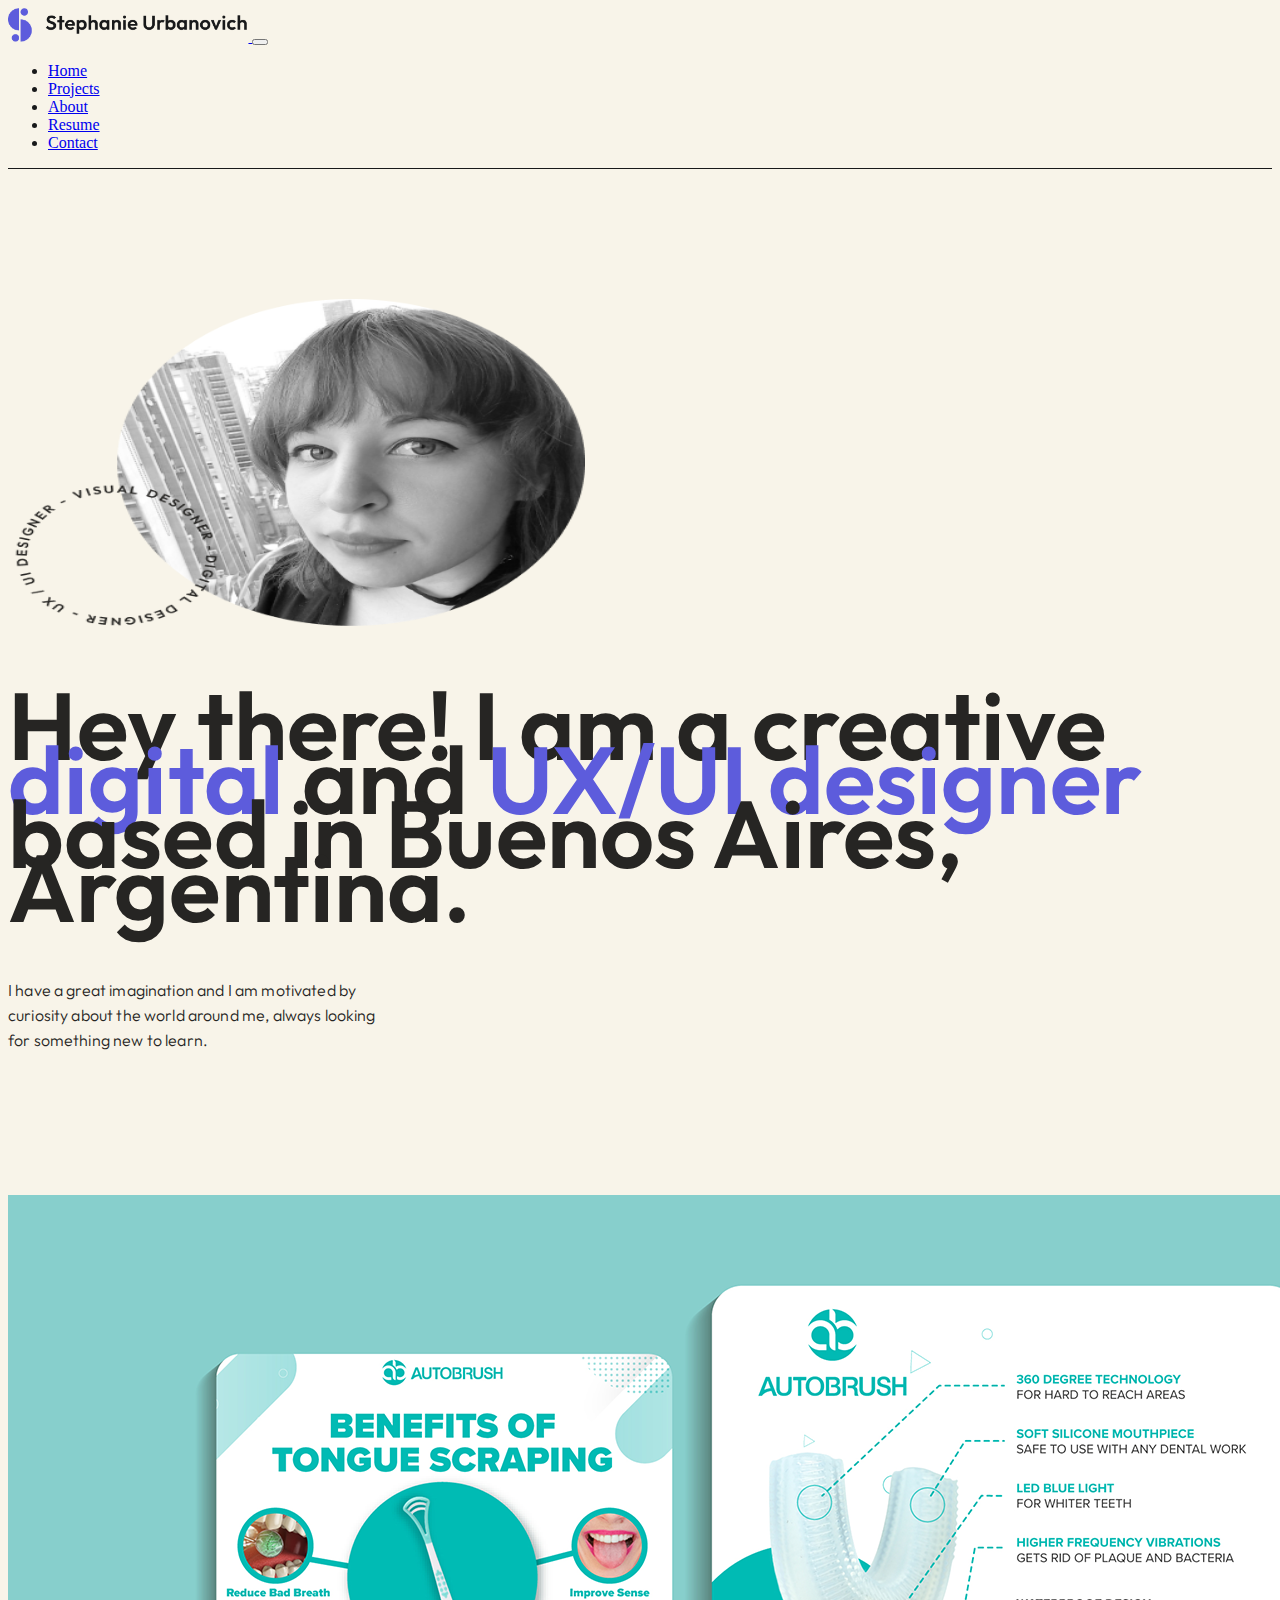
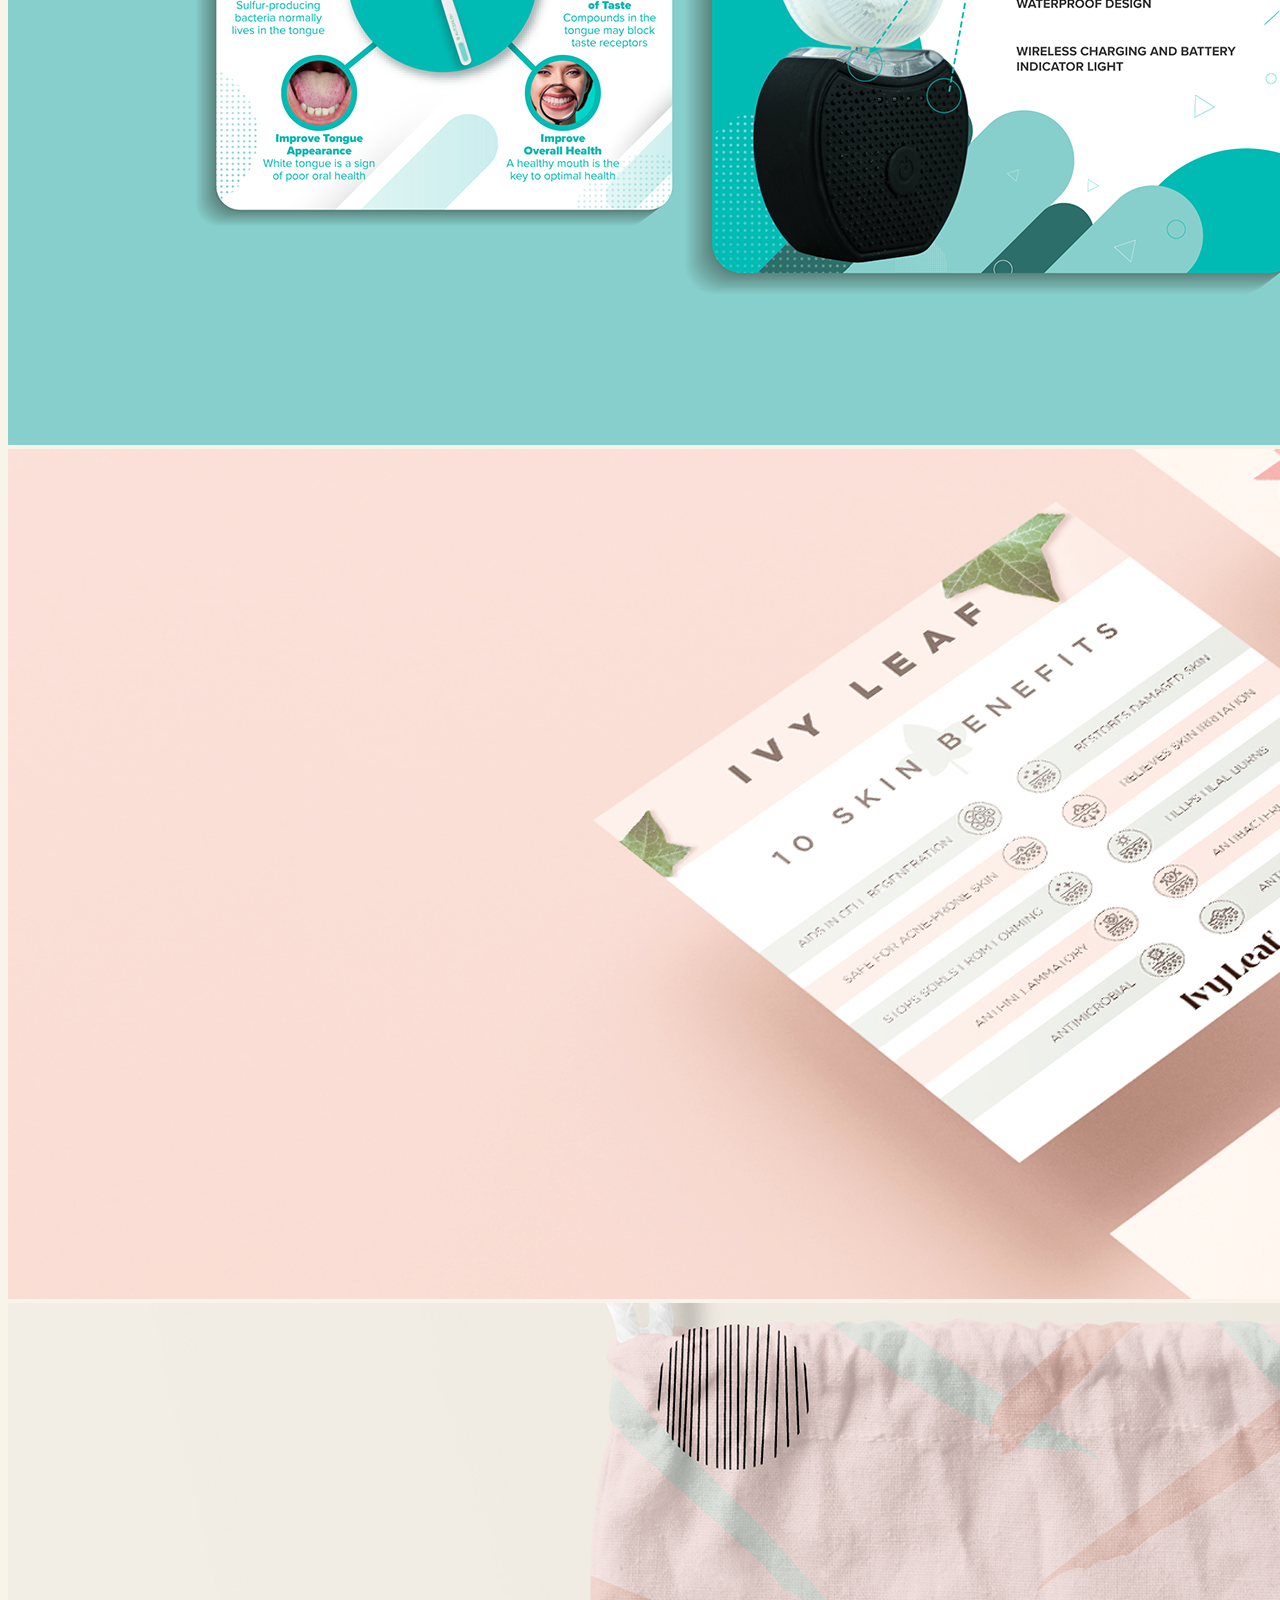
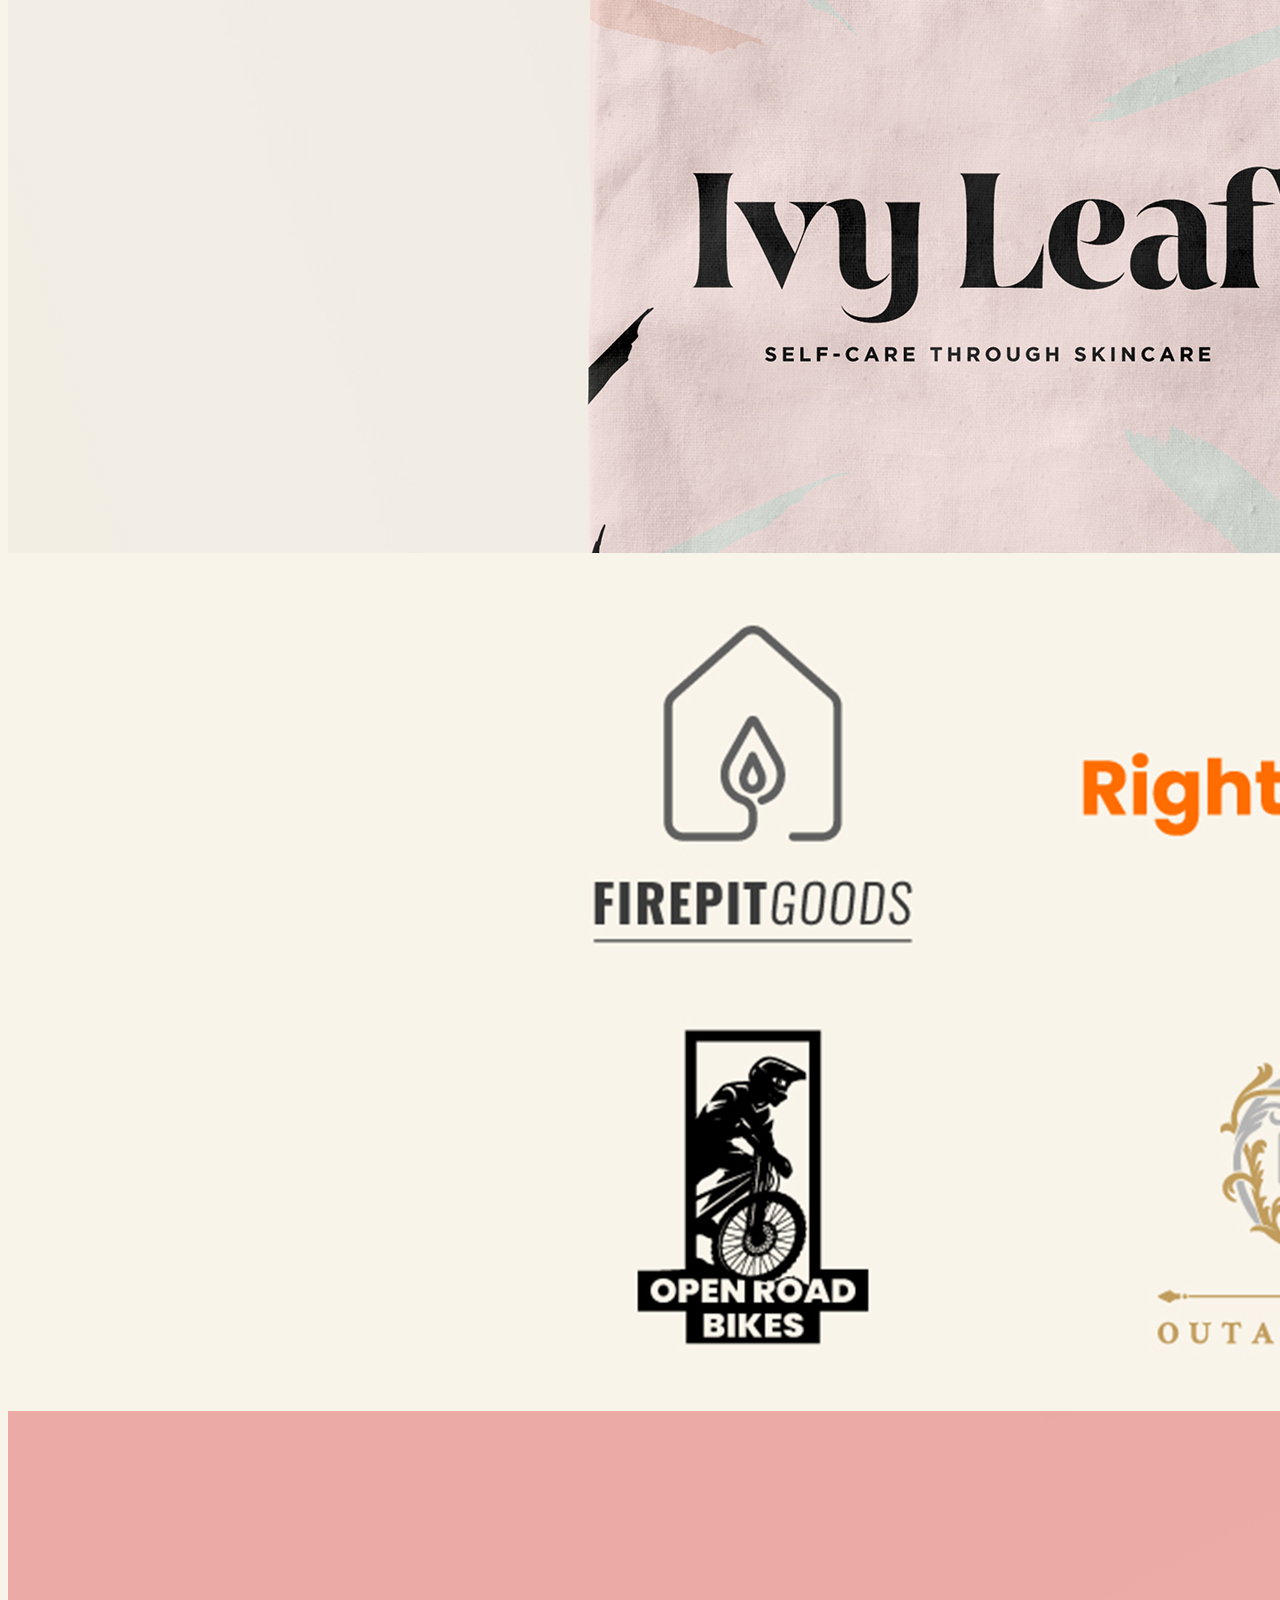
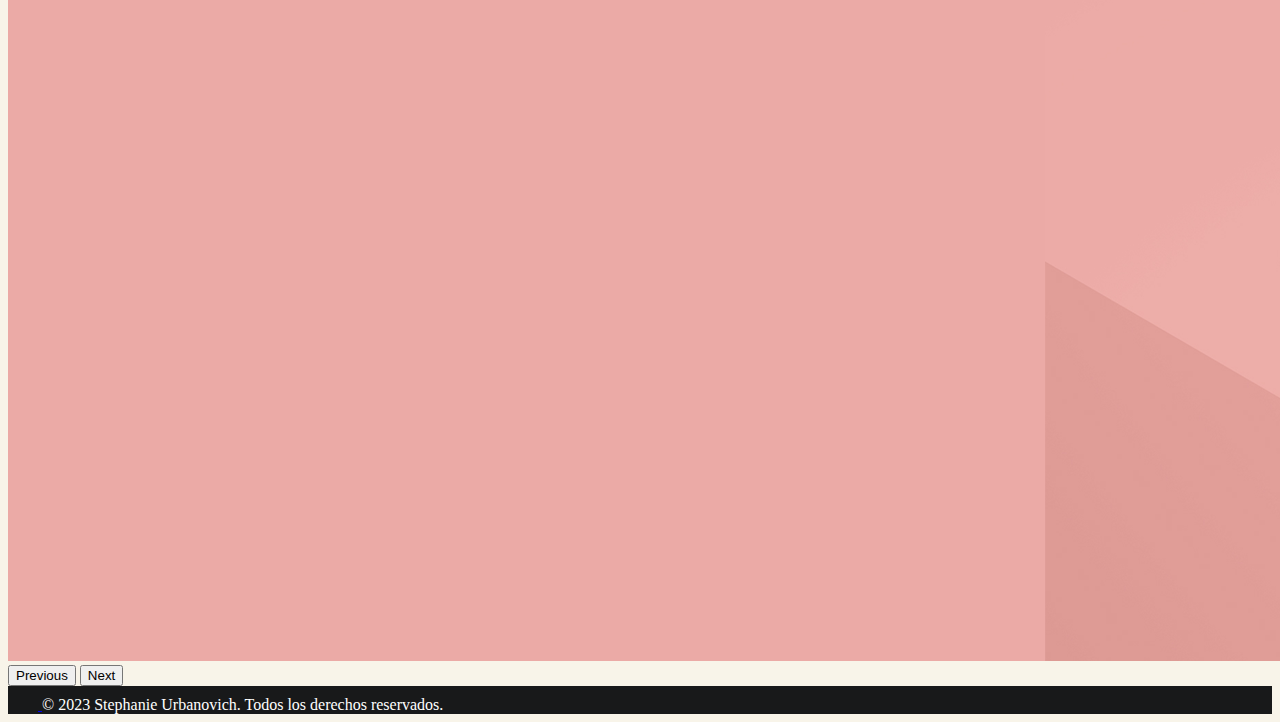
<file: index.html>
<!DOCTYPE html>
<html lang="en">

<head>
    <meta charset="UTF-8">
    <meta name="viewport" content="width=device-width, initial-scale=1.0">
    <meta name="description" content="Stephanie Urbanovich, Designer in Visual Communication focused on UX/UI design located in Buenos Aires,
    Argentina.">
    <meta name="author" content="Stephanie Urbanovich">
    <meta name="keywords"
        content="Stephanie Urbanovich, Designer, Visual Communication, UX/UI design, Buenos Aires, Argentina">
    <title>Portfolio</title>
    <!-- BS CSS -->
    <link href="https://cdn.jsdelivr.net/npm/bootstrap@5.3.1/dist/css/bootstrap.min.css" rel="stylesheet"
        integrity="sha384-4bw+/aepP/YC94hEpVNVgiZdgIC5+VKNBQNGCHeKRQN+PtmoHDEXuppvnDJzQIu9" crossorigin="anonymous">
    <!-- Mi css -->
    <link rel="stylesheet" href="css/style.css">
    <link rel="shortcut icon" href="img/favicon.png" type="image/x-icon">
</head>

<body class="container-fluid">

    <!-- Header -->
    <header class="navbar navbar-expand-lg">
        <div class="container-fluid">
            <a class="navbar-brand ms-5" href="index.html">
                <img class="logo" src="img/logo completo.png" alt="Logo de Stephanie Urbanovich">
            </a>
            <button class="navbar-toggler" type="button" data-bs-toggle="collapse" data-bs-target="#navbarNav"
                aria-controls="navbarNav" aria-expanded="false" aria-label="Toggle navigation">
                <span class="navbar-toggler-icon"></span>
            </button>
            <nav class="collapse navbar-collapse me-5" id="navbarNav">
                <ul class="navbar-nav ms-auto fuentes">
                    <li class="nav-item">
                        <a class="nav-link" aria-current="page" href="index.html">Home</a>
                    </li>
                    <li class="nav-item">
                        <a class="nav-link" href="pages/projects.html">Projects</a>
                    </li>
                    <li class="nav-item">
                        <a class="nav-link" href="pages/about.html">About</a>
                    </li>
                    <li class="nav-item">
                        <a class="nav-link" href="pages/resume.html">Resume</a>
                    </li>
                    <li class="nav-item">
                        <a class="nav-link" href="pages/contact.html">Contact</a>
                    </li>
                </ul>
            </nav>
        </div>
    </header>

    <!-- Hero -->

    <div class="container col-xxl-8 px-4" style="padding-top: 130px; padding-bottom: 130px;">
        <div class="row flex-lg-row-reverse align-items-center g-5 py-3">
            <div class="col-10 col-sm-8 col-lg-6">
                <img src="img/image banner.png" class="d-block mx-lg-auto img-fluid" alt="Bootstrap Themes" width="577"
                    height="332" loading="lazy">
            </div>
            <div class="col-lg-6">
                <h1 class="display-5 fw-bold lh-1 mb-3"> Hey there! I am a creative <span
                        class="textoResaltado">digital</span> and <span class="textoResaltado">UX/UI designer</span>
                    based in Buenos Aires, Argentina.</h1>
                <p class="parrafoHome">I have a great imagination and I am motivated by curiosity about the world around
                    me, always looking for something new to learn.</p>
            </div>
        </div>
    </div>

    <!-- Main -->

    <div id="carouselExample" class="carousel slide">
        <div class="carousel-inner">
            <div class="carousel-item active">
                <img src="img/slider 01.png" class="d-block w-100" alt="Social Media post for Autobrush brand">
            </div>
            <div class="carousel-item">
                <img src="img/slider 02.png" class="d-block w-100" alt="Flyers for Ivy Leaf brand">
            </div>
            <div class="carousel-item">
                <img src="img/slider 03.png" class="d-block w-100" alt="Bags for Ivy Leaf brand">
            </div>
            <div class="carousel-item">
                <img src="img/slider 04.png" class="d-block w-100" alt="8 logo design for different brands">
            </div>
            <div class="carousel-item">
                <img src="img/slider 05.png" class="d-block w-100" alt="Website mockup">
            </div>
        </div>
        <button class="carousel-control-prev" type="button" data-bs-target="#carouselExample" data-bs-slide="prev">
            <span class="carousel-control-prev-icon" aria-hidden="true"></span>
            <span class="visually-hidden">Previous</span>
        </button>
        <button class="carousel-control-next" type="button" data-bs-target="#carouselExample" data-bs-slide="next">
            <span class="carousel-control-next-icon" aria-hidden="true"></span>
            <span class="visually-hidden">Next</span>
        </button>
    </div>

    <!-- Footer -->
    <div class="footer">
        <footer class="d-flex flex-wrap justify-content-between align-items-center py-3 my-4 ">
            <div class="col-md-5 d-flex align-items-center">
                <a href="/" class="mb-3 me-2 mb-md-0 text-body-secondary text-decoration-none lh-1">
                    <svg class="bi" width="30" height="24">
                        <use xlink:href="#bootstrap" />
                    </svg>
                </a>
                <span class="mb-3 mb-md-0 ">&copy; 2023 Stephanie Urbanovich. Todos los derechos
                    reservados.</span>
            </div>
        </footer>
    </div>


    <script src="https://cdn.jsdelivr.net/npm/bootstrap@5.3.1/dist/js/bootstrap.bundle.min.js"
        integrity="sha384-HwwvtgBNo3bZJJLYd8oVXjrBZt8cqVSpeBNS5n7C8IVInixGAoxmnlMuBnhbgrkm"
        crossorigin="anonymous"></script>
</body>

</html>
</file>
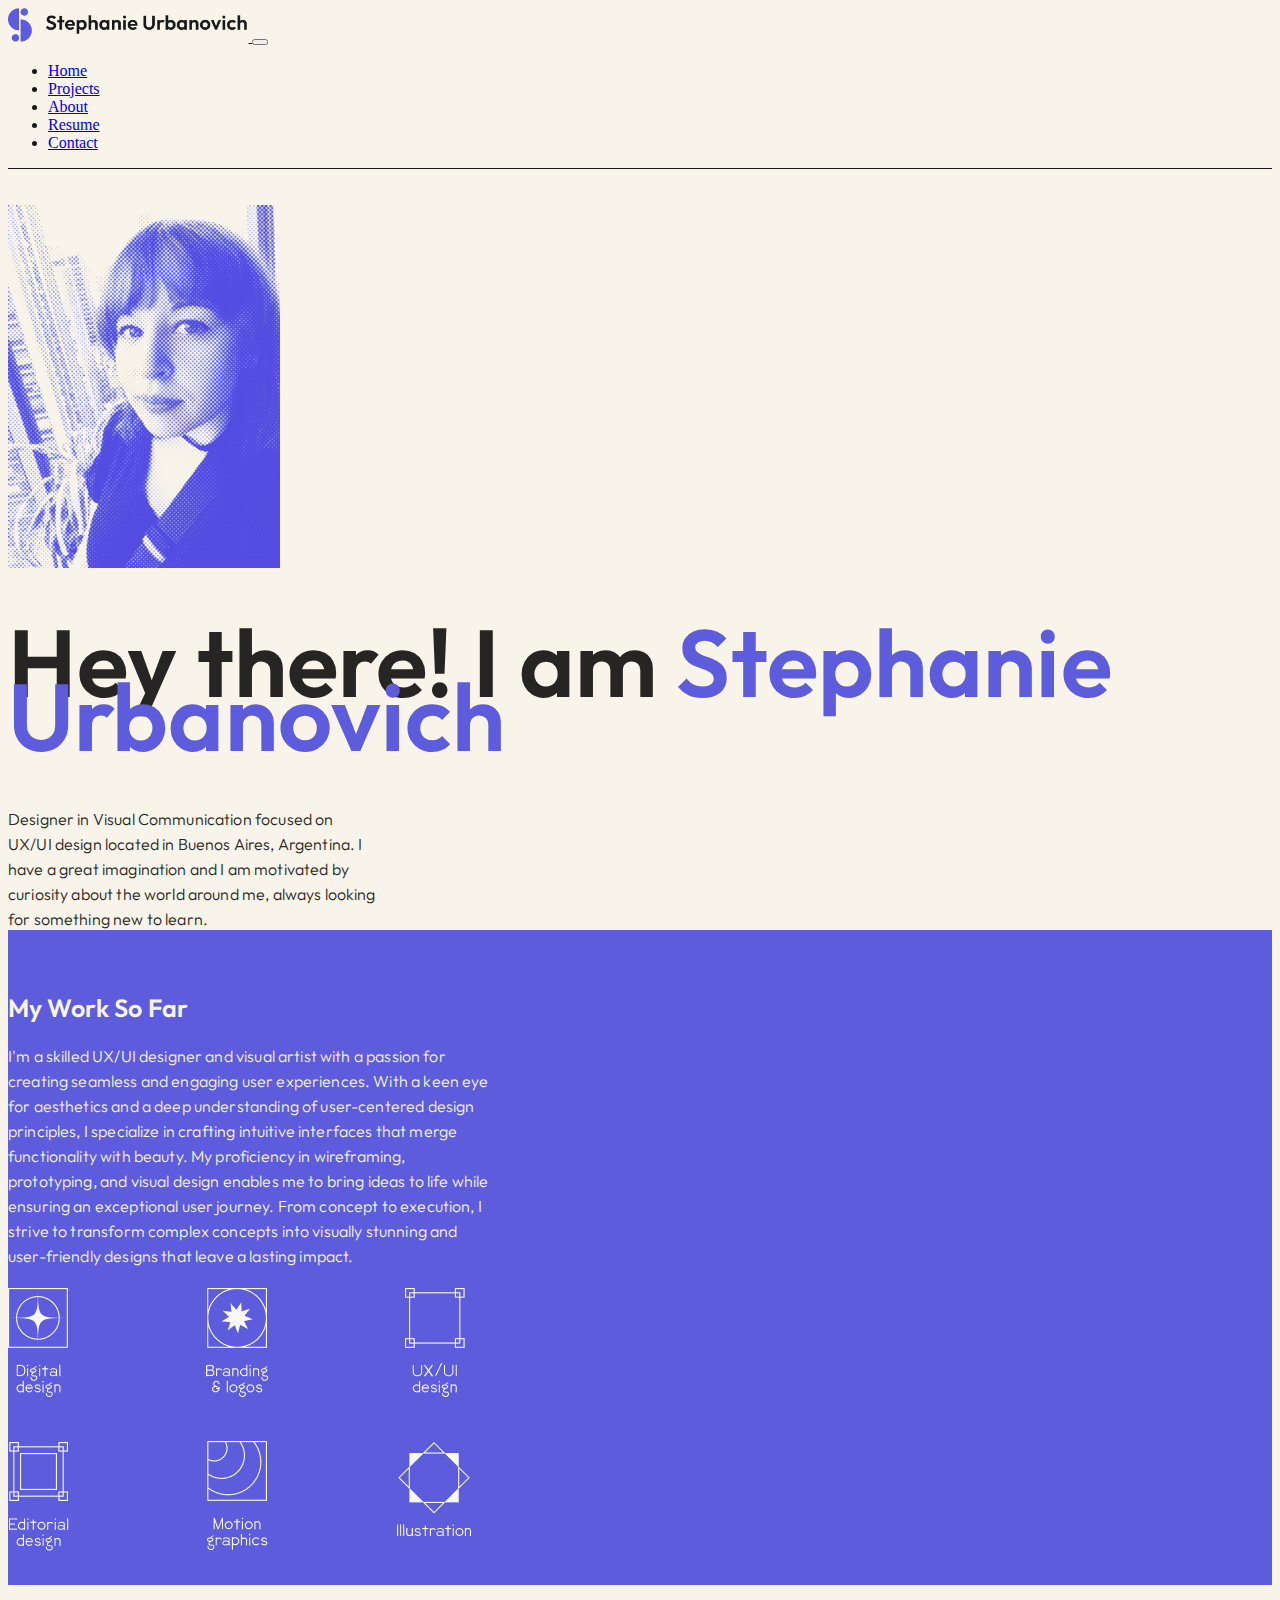
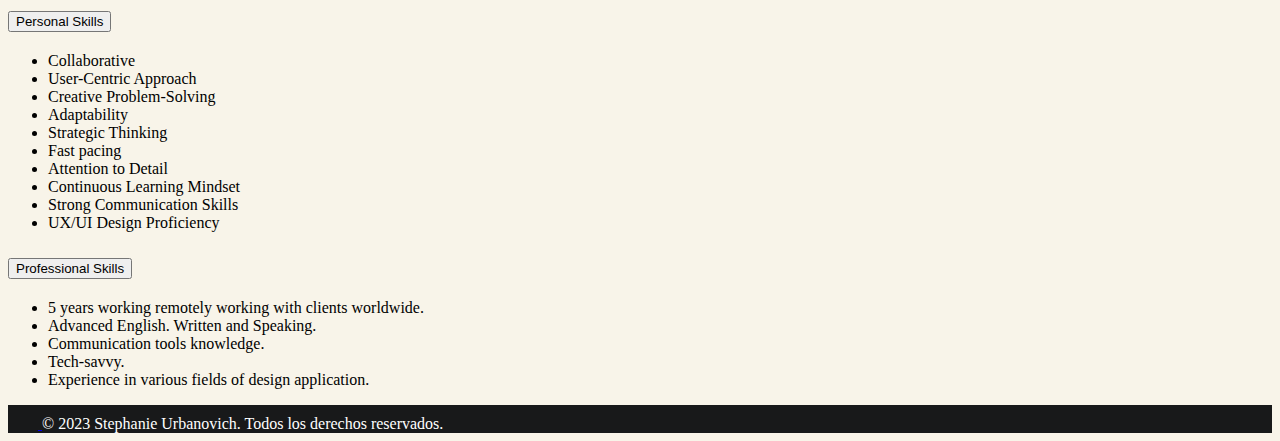
<file: pages/about.html>
<!DOCTYPE html>
<html lang="en">

<head>
    <meta charset="UTF-8">
    <meta name="viewport" content="width=device-width, initial-scale=1.0">
    <meta name="description" content="Stephanie Urbanovich, Designer in Visual Communication focused on UX/UI design located in Buenos Aires,
    Argentina.">
    <meta name="author" content="Stephanie Urbanovich">
    <meta name="keywords" content="Stephanie Urbanovich, Designer, Visual Communication, UX/UI design, Buenos Aires, Argentina">
    <title>About</title>
    <!-- BS CSS -->
    <link href="https://cdn.jsdelivr.net/npm/bootstrap@5.3.1/dist/css/bootstrap.min.css" rel="stylesheet"
        integrity="sha384-4bw+/aepP/YC94hEpVNVgiZdgIC5+VKNBQNGCHeKRQN+PtmoHDEXuppvnDJzQIu9" crossorigin="anonymous">
    <!-- Mi css -->
    <link rel="stylesheet" href="../css/style.css">
    <link rel="shortcut icon" href="../img/favicon.png" type="image/x-icon">
</head>

<body class="container-fluid">

    <!-- Header -->
    <header class="navbar navbar-expand-lg">
        <div class="container-fluid">
            <a class="navbar-brand ms-5" href="index.html">
                <img class="logo" src="../img/logo completo.png" alt="Stephanie Urbanovich's logo">
            </a>
            <button class="navbar-toggler" type="button" data-bs-toggle="collapse" data-bs-target="#navbarNav"
                aria-controls="navbarNav" aria-expanded="false" aria-label="Toggle navigation">
                <span class="navbar-toggler-icon"></span>
            </button>
            <nav class="collapse navbar-collapse me-5" id="navbarNav">
                <ul class="navbar-nav ms-auto fuentes">
                    <li class="nav-item">
                        <a class="nav-link" aria-current="page" href="../index.html">Home</a>
                    </li>
                    <li class="nav-item">
                        <a class="nav-link" href="../pages/projects.html">Projects</a>
                    </li>
                    <li class="nav-item">
                        <a class="nav-link" href="../pages/about.html">About</a>
                    </li>
                    <li class="nav-item">
                        <a class="nav-link" href="../pages/resume.html">Resume</a>
                    </li>
                    <li class="nav-item">
                        <a class="nav-link" href="../pages/contact.html">Contact</a>
                    </li>
                </ul>
            </nav>
        </div>
    </header>

    <!-- Hero -->
    <br> <br>
    <div class="container col-xxl-8 px-4 hero-section">
        <div class="row flex-lg-row-reverse align-items-center g-5 py-3">
            <div class="col-10 col-sm-8 col-lg-6">
                <img src="../img/profile.png" class="d-block mx-lg-auto img-fluid" alt="Bootstrap Themes" width="272"
                    height="363" loading="lazy">
            </div>
            <div class="col-lg-6">
                <h1 class="display-5 fw-bold lh-1 mb-3"> Hey there! I am <span class="textoResaltado">Stephanie Urbanovich</span></h1>
                <p class="parrafoHome">Designer in Visual Communication focused on UX/UI design located in Buenos Aires,
                    Argentina. I have a great imagination and I am motivated by curiosity about the world around me,
                    always looking for something new to learn.</p>
            </div>
        </div>
    </div>
    <br> <br>
    <!-- Main -->
    <div class="container-fluid main-section" id="workSection">
        <div class="container">
            <div class="row flex-lg-row-reverse align-items-center g-5 py-3">
                <div class="col-10 col-sm-8 col-lg-6">
                    <div class="workContent">
                        <h2 class="workTitle">My Work So Far</h2>
                        <p class="workText">I'm a skilled UX/UI designer and visual artist with a passion for creating seamless and engaging user experiences. With a keen eye for aesthetics and a deep understanding of user-centered design principles, I specialize in crafting intuitive interfaces that merge functionality with beauty. My proficiency in wireframing, prototyping, and visual design enables me to bring ideas to life while ensuring an exceptional user journey. From concept to execution, I strive to transform complex concepts into visually stunning and user-friendly designs that leave a lasting impact.</p>
                    </div>
                </div>
                <div class="col-lg-6">
                    <div class="workImage">
                        <img src="../img/icons resume.png" alt="Work Image">
                    </div>
                </div>
            </div>
        </div>
    </div>
  <!-- section 02 -->
  <div class="accordion accordion-flush" id="accordionFlushExample">
    <div class="accordion-item">
      <h2 class="accordion-header">
        <button class="accordion-button collapsed" type="button" data-bs-toggle="collapse" data-bs-target="#flush-collapseOne" aria-expanded="false" aria-controls="flush-collapseOne">
          Personal Skills
        </button>
      </h2>
      <div id="flush-collapseOne" class="accordion-collapse collapse" data-bs-parent="#accordionFlushExample">
        <div class="accordion-body custom-accordion">
            <ul>
            <li>Collaborative</li>
            <li>User-Centric Approach</li>
            <li>Creative Problem-Solving</li>
            <li>Adaptability</li>
            <li>Strategic Thinking</li>
            <li>Fast pacing</li>
            <li>Attention to Detail</li>
            <li>Continuous Learning Mindset</li>
            <li>Strong Communication Skills</li>
            <li>UX/UI Design Proficiency</li>
        </ul></div>
      </div>
    </div>
    <div class="accordion-item">
      <h2 class="accordion-header">
        <button class="accordion-button collapsed" type="button" data-bs-toggle="collapse" data-bs-target="#flush-collapseTwo" aria-expanded="false" aria-controls="flush-collapseTwo">
            Professional Skills
        </button>
      </h2>
      <div id="flush-collapseTwo" class="accordion-collapse collapse" data-bs-parent="#accordionFlushExample">
        <div class="accordion-body custom-accordion">
            <ul>
                <li>5 years working remotely working with clients worldwide.</li>
                <li>Advanced English. Written and Speaking.</li>
                <li>Communication tools knowledge.</li>
                <li>Tech-savvy.</li>
                <li>Experience in various fields of design application.</li>
            </ul></div>
        </div>
      </div>
    </div>

        <!-- Footer -->
        <div class="footer">
            <footer class="d-flex flex-wrap justify-content-between align-items-center py-3 my-4 ">
                <div class="col-md-5 d-flex align-items-center">
                    <a href="/" class="mb-3 me-2 mb-md-0 text-body-secondary text-decoration-none lh-1">
                        <svg class="bi" width="30" height="24">
                            <use xlink:href="#bootstrap" />
                        </svg>
                    </a>
                    <span class="mb-3 mb-md-0 ">&copy; 2023 Stephanie Urbanovich. Todos los derechos
                        reservados.</span>
                </div>
            </footer>
        </div>


        <script src="https://cdn.jsdelivr.net/npm/bootstrap@5.3.1/dist/js/bootstrap.bundle.min.js"
            integrity="sha384-HwwvtgBNo3bZJJLYd8oVXjrBZt8cqVSpeBNS5n7C8IVInixGAoxmnlMuBnhbgrkm"
            crossorigin="anonymous"></script>
    </body>

</html>
</file>
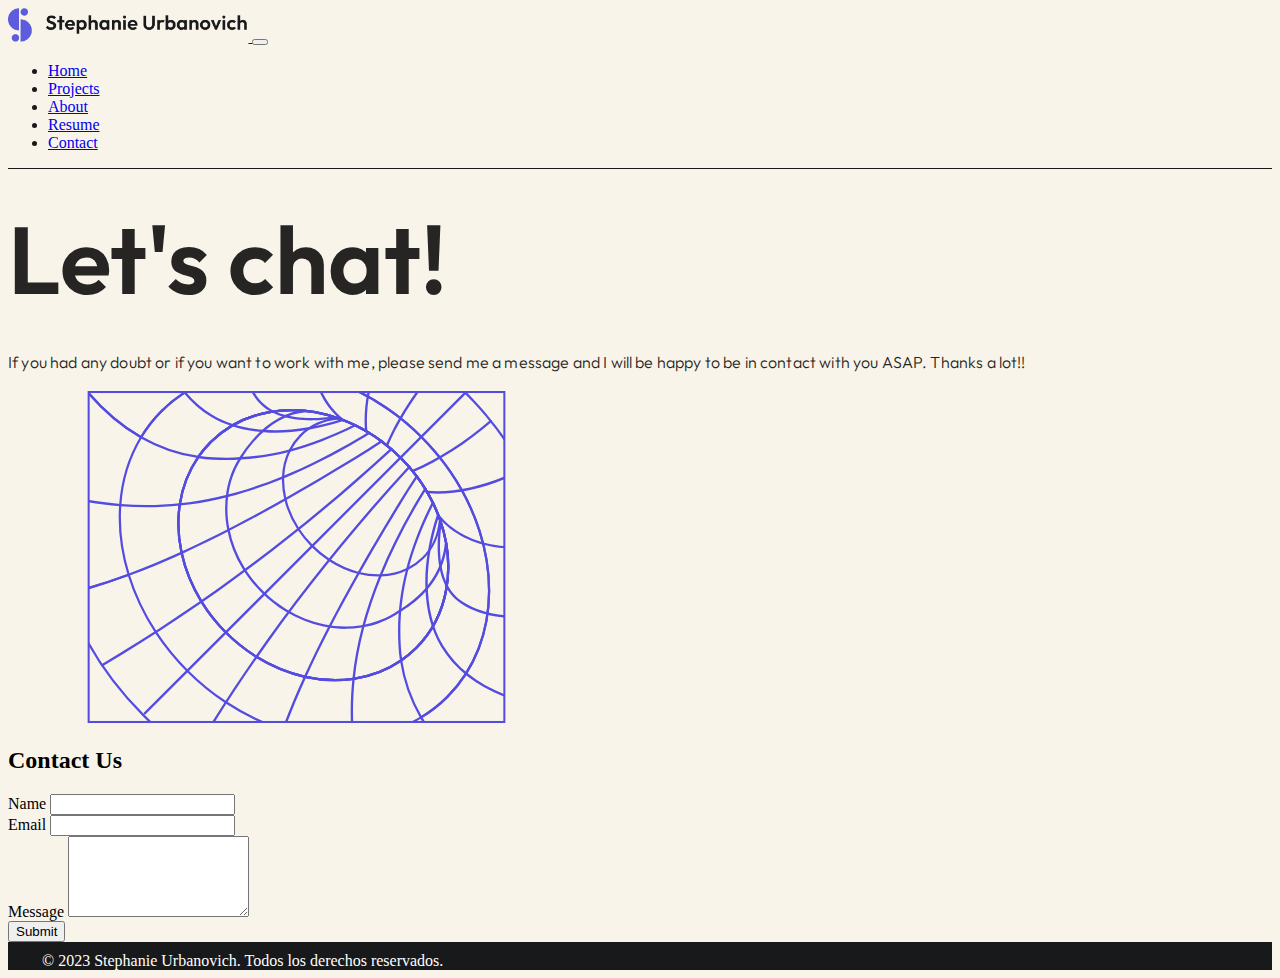
<file: pages/contact.html>
<!DOCTYPE html>
<html lang="en">

<head>
    <meta charset="UTF-8">
    <meta name="viewport" content="width=device-width, initial-scale=1.0">
    <meta name="description" content="Stephanie Urbanovich, Designer in Visual Communication focused on UX/UI design located in Buenos Aires,
    Argentina.">
    <meta name="author" content="Stephanie Urbanovich">
    <meta name="keywords" content="Stephanie Urbanovich, Designer, Visual Communication, UX/UI design, Buenos Aires, Argentina">
    <title>Contact</title>
    <!-- BS CSS -->
    <link href="https://cdn.jsdelivr.net/npm/bootstrap@5.3.1/dist/css/bootstrap.min.css" rel="stylesheet"
        integrity="sha384-4bw+/aepP/YC94hEpVNVgiZdgIC5+VKNBQNGCHeKRQN+PtmoHDEXuppvnDJzQIu9" crossorigin="anonymous">
    <!-- Mi css -->
    <link rel="stylesheet" href="../css/style.css">
    <link rel="shortcut icon" href="../img/favicon.png" type="image/x-icon">
</head>

<body class="container-fluid">

    <!-- Header -->
    <header class="navbar navbar-expand-lg">
        <div class="container-fluid">
            <a class="navbar-brand ms-5" href="index.html">
                <img class="logo" src="../img/logo completo.png" alt="Stephanie Urbanovich's logo">
            </a>
            <button class="navbar-toggler" type="button" data-bs-toggle="collapse" data-bs-target="#navbarNav"
                aria-controls="navbarNav" aria-expanded="false" aria-label="Toggle navigation">
                <span class="navbar-toggler-icon"></span>
            </button>
            <nav class="collapse navbar-collapse me-5" id="navbarNav">
                <ul class="navbar-nav ms-auto fuentes">
                    <li class="nav-item">
                        <a class="nav-link" aria-current="page" href="../index.html">Home</a>
                    </li>
                    <li class="nav-item">
                        <a class="nav-link" href="../pages/projects.html">Projects</a>
                    </li>
                    <li class="nav-item">
                        <a class="nav-link" href="../pages/about.html">About</a>
                    </li>
                    <li class="nav-item">
                        <a class="nav-link" href="../pages/resume.html">Resume</a>
                    </li>
                    <li class="nav-item">
                        <a class="nav-link" href="../pages/contact.html">Contact</a>
                    </li>
                </ul>
            </nav>
        </div>
    </header>

    <!-- Hero -->

    <div class="container col-xxl-8 px-4 py-5">
        <div class="row align-items-center g-5 py-3">
            <div class="col-10 col-sm-8 col-lg-6">
                <h1 class="display-5 fw-bold lh-1 mb-3"> Let's chat! </h1>
                <p>If you had any doubt or if you want to work with me, please send me a message and I will be happy to be in contact with you ASAP. Thanks a lot!!</p>
            </div>
            <div class="col-10 col-sm-8 col-lg-6">
                <img src="../img/contact.svg" class="d-block mx-lg-auto img-fluid" alt="Bootstrap Themes"
                    width="577" height="332" loading="lazy">
            </div>
        </div>
    </div>
    
    <!-- Form -->

    <div class="container mt-5">
        <div class="row">
          <div class="col-12">
            <h2>Contact Us</h2>
            <form action="#" method="post">
              <div class="mb-3">
                <label for="name" class="form-label">Name</label>
                <input type="text" class="form-control form-field" id="name" name="name" required>
              </div>
              <div class="mb-3">
                <label for="email" class="form-label">Email</label>
                <input type="email" class="form-control form-field" id="email" name="email" required>
              </div>
              <div class="mb-3">
                <label for="message" class="form-label">Message</label>
                <textarea class="form-control form-field" id="message" name="message" rows="5" required></textarea>
              </div>
              <button type="submit" class="btn btn-primary">Submit</button>
            </form>
          </div>
        </div>
      </div>

    <!-- Footer -->
    <div class="footer">
        <footer class="d-flex flex-wrap justify-content-between align-items-center py-3 my-4 ">
            <div class="col-md-5 d-flex align-items-center">
                <a href="/" class="mb-3 me-2 mb-md-0 text-body-secondary text-decoration-none lh-1">
                    <svg class="bi" width="30" height="24">
                        <use xlink:href="#bootstrap" />
                    </svg>
                </a>
                <span class="mb-3 mb-md-0 ">&copy; 2023 Stephanie Urbanovich. Todos los derechos
                    reservados.</span>
            </div>
        </footer>
    </div>


    <script src="https://cdn.jsdelivr.net/npm/bootstrap@5.3.1/dist/js/bootstrap.bundle.min.js"
        integrity="sha384-HwwvtgBNo3bZJJLYd8oVXjrBZt8cqVSpeBNS5n7C8IVInixGAoxmnlMuBnhbgrkm"
        crossorigin="anonymous"></script>
</body>

</html>
</file>
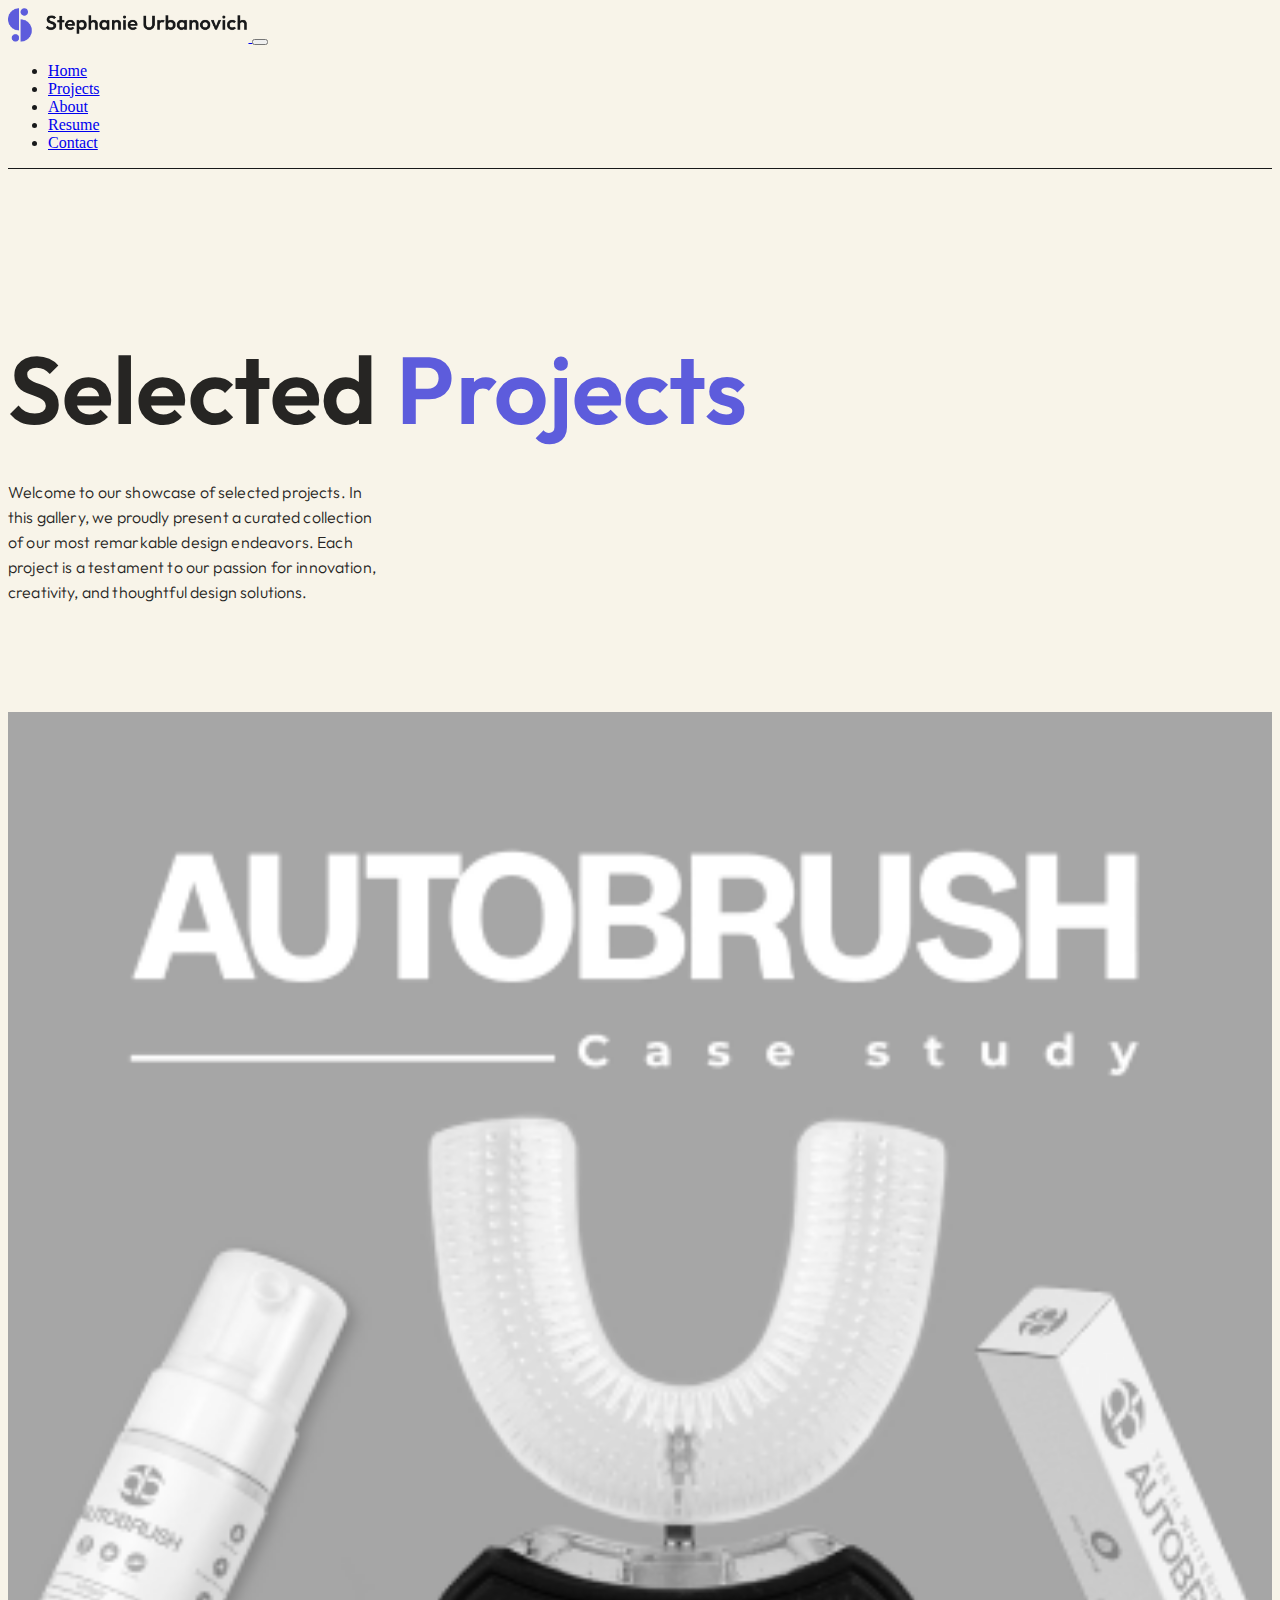
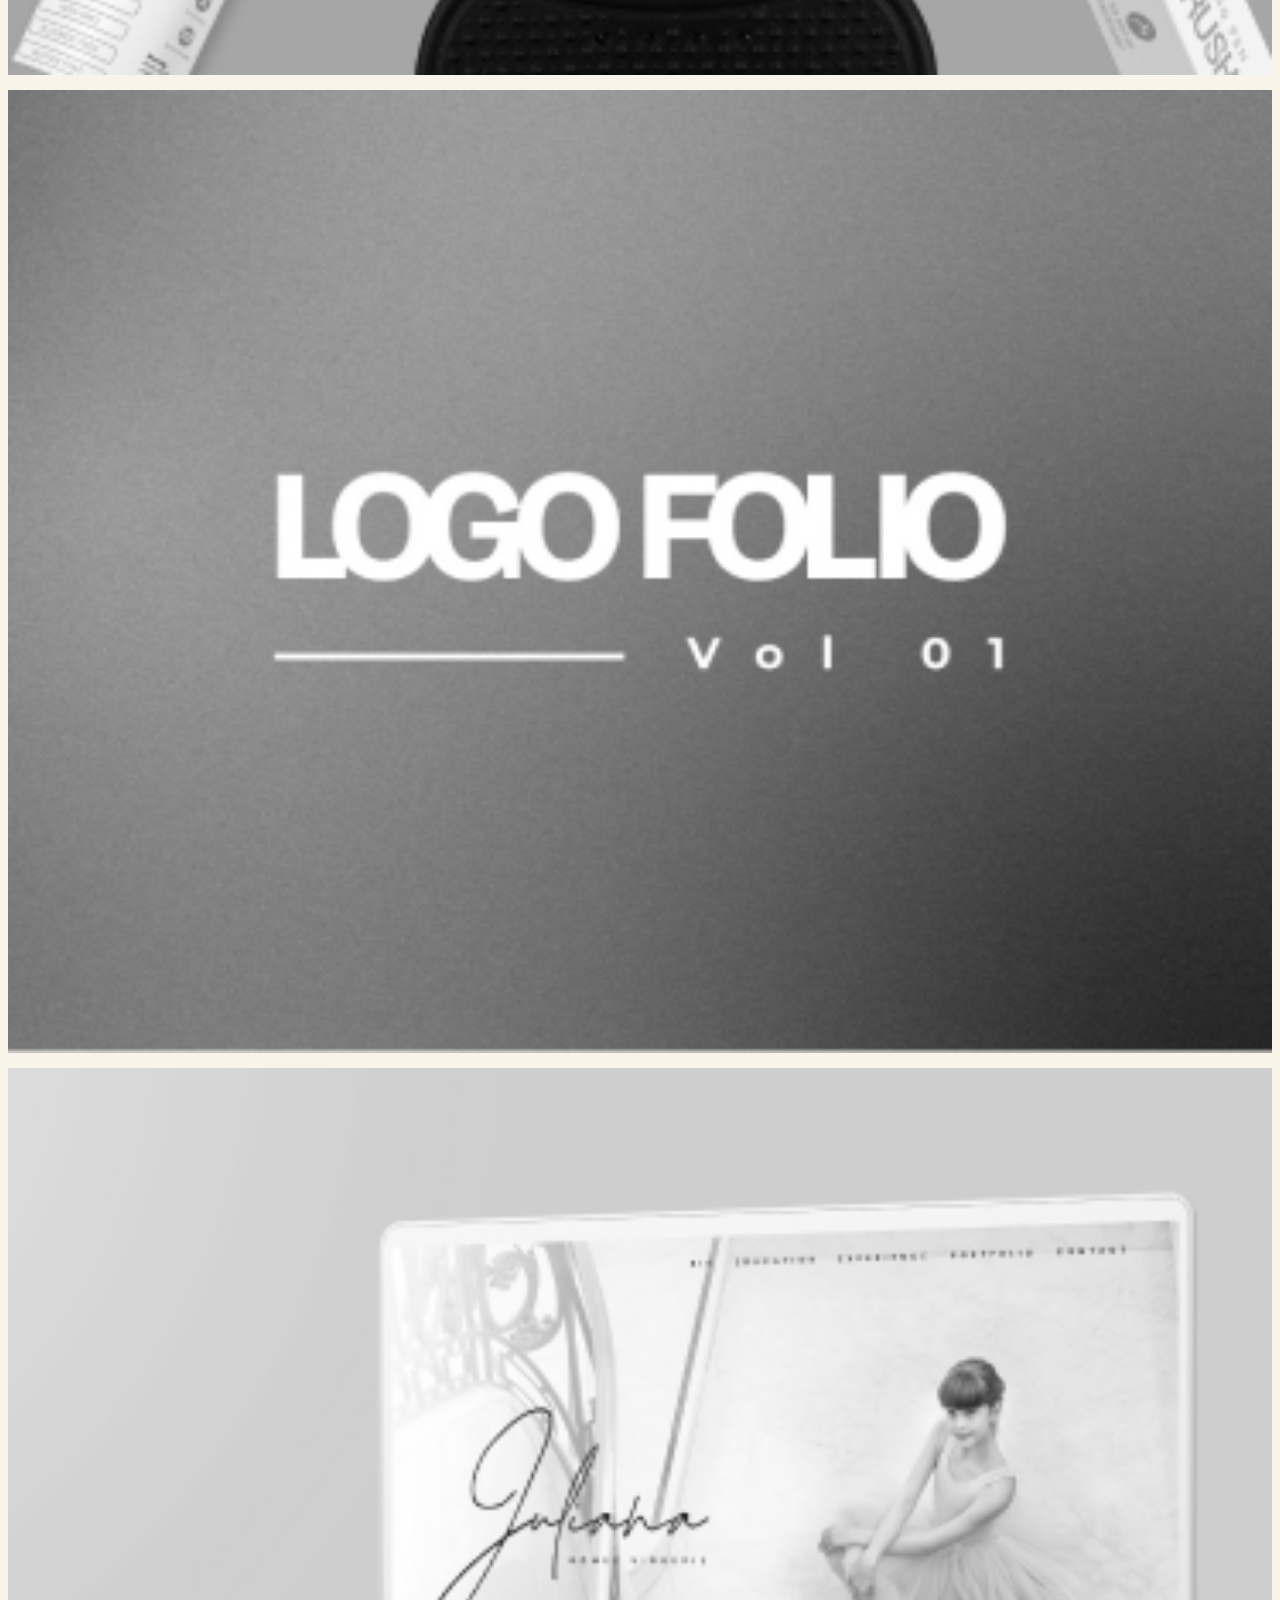
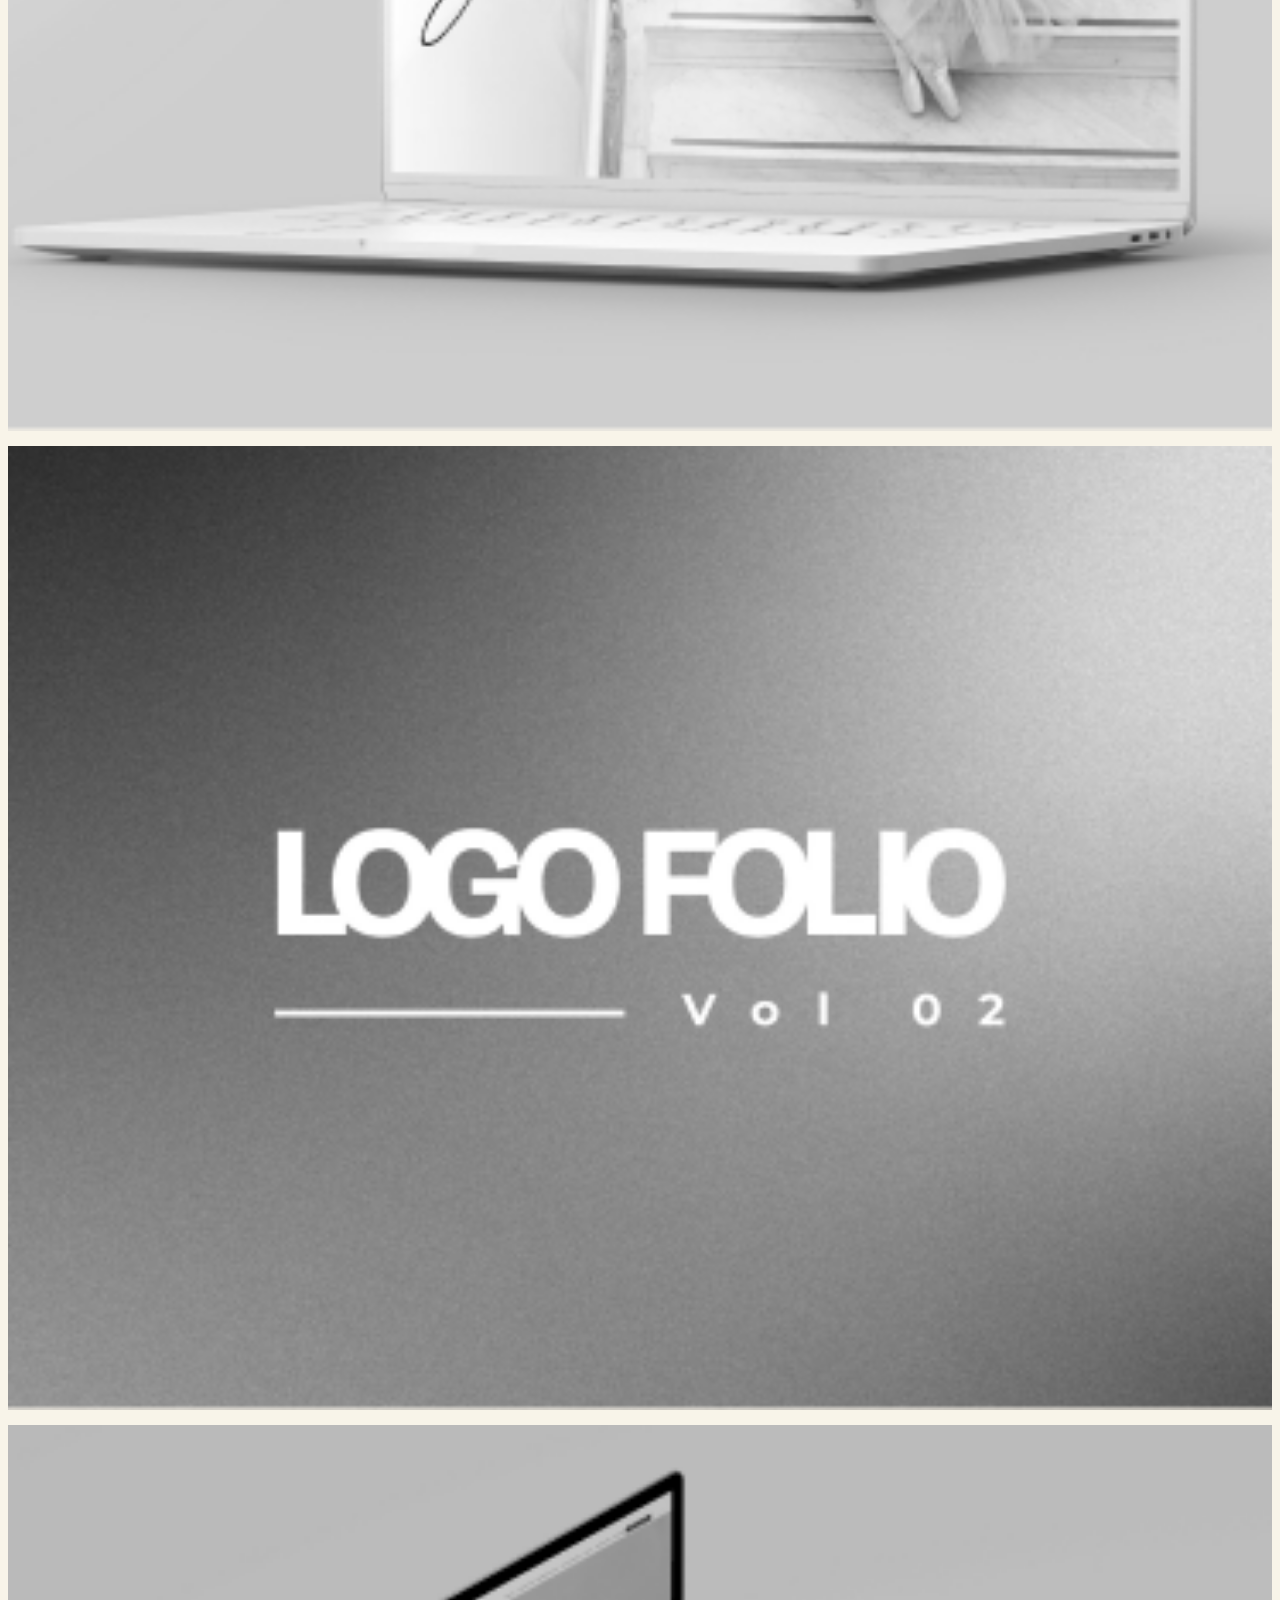
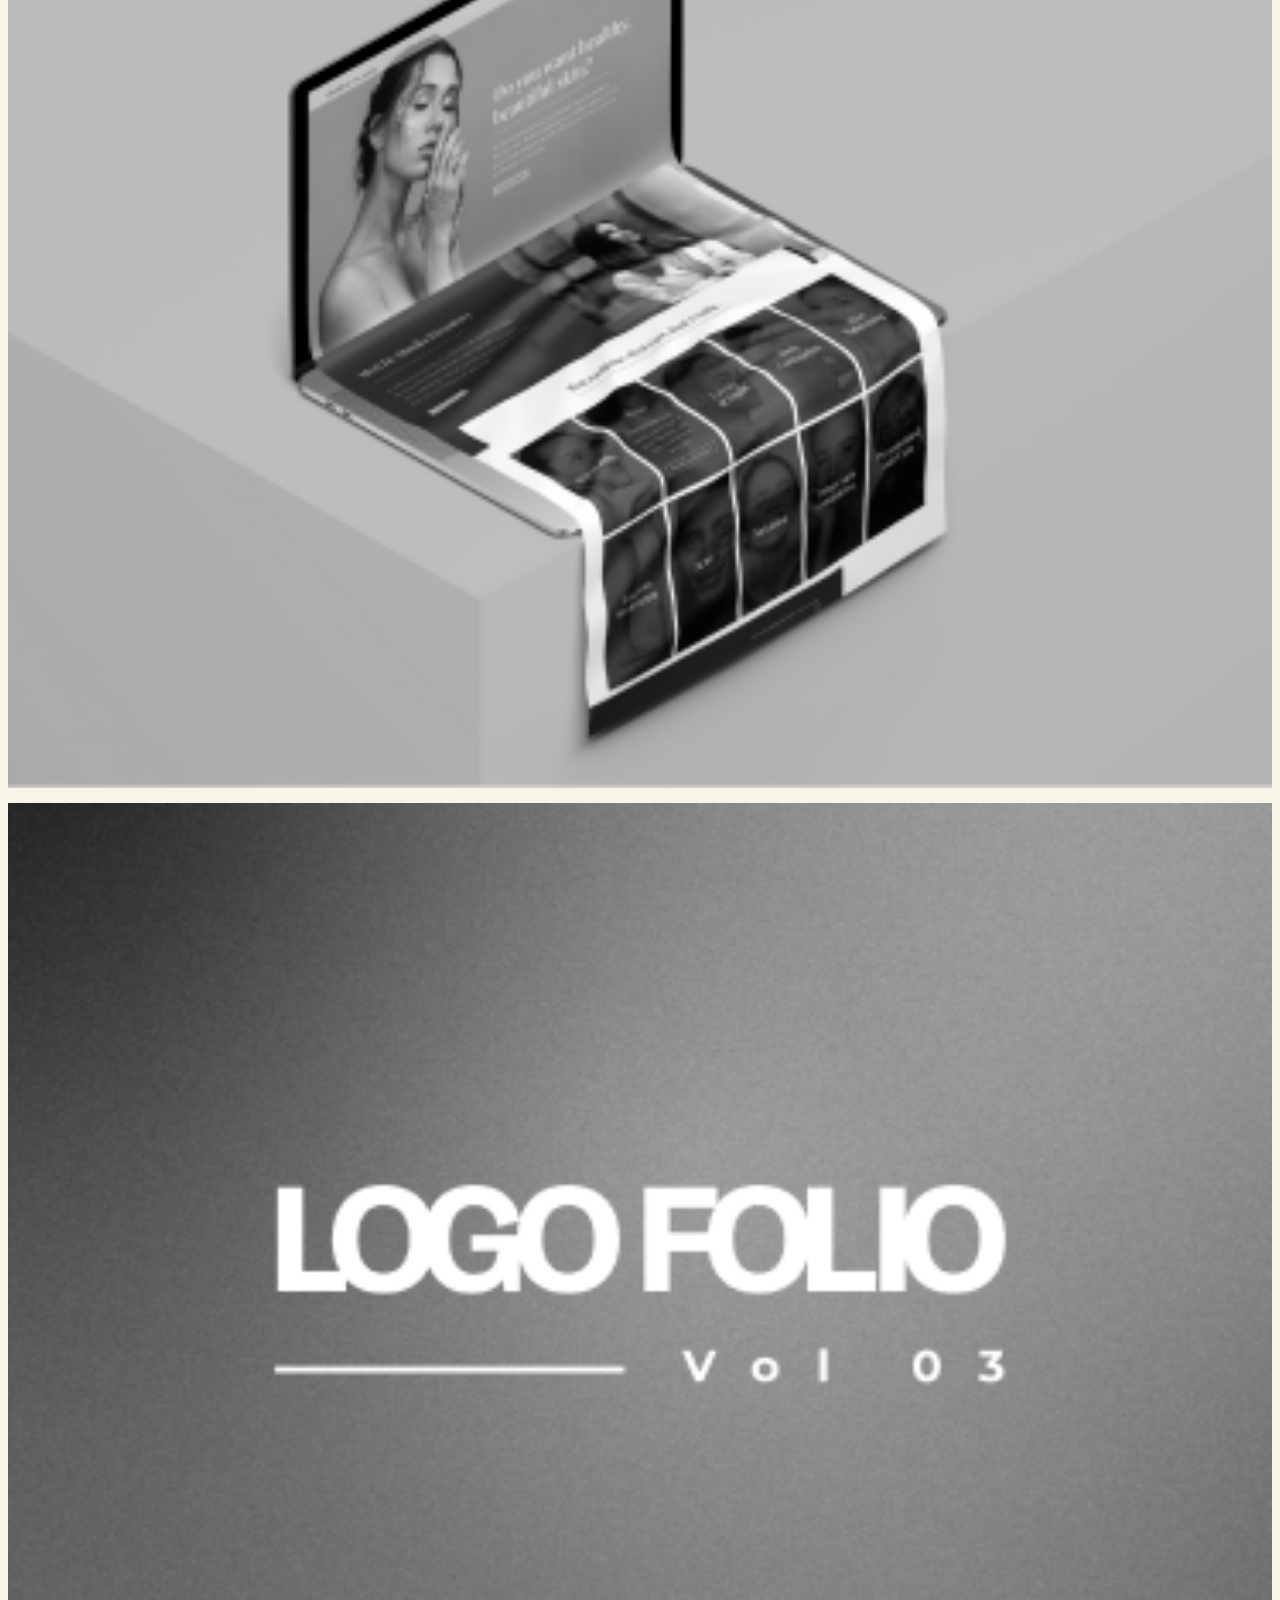
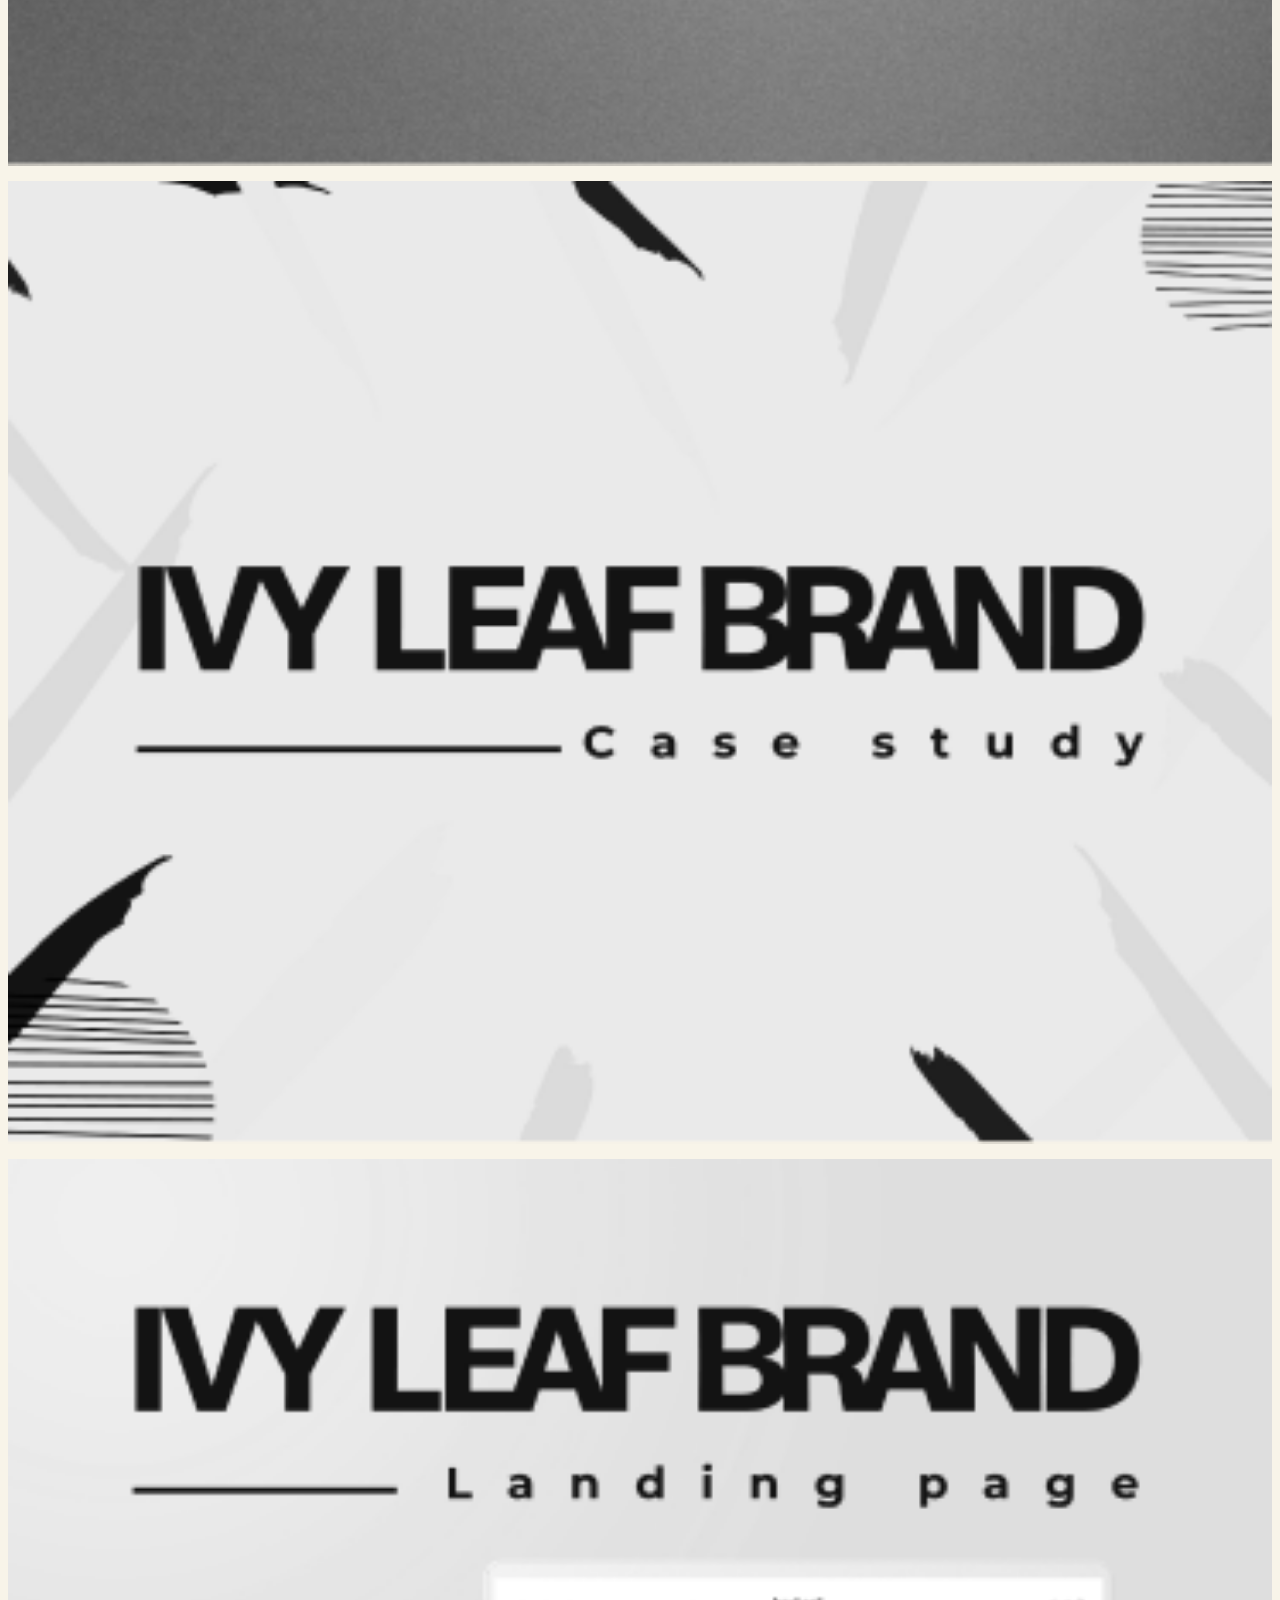
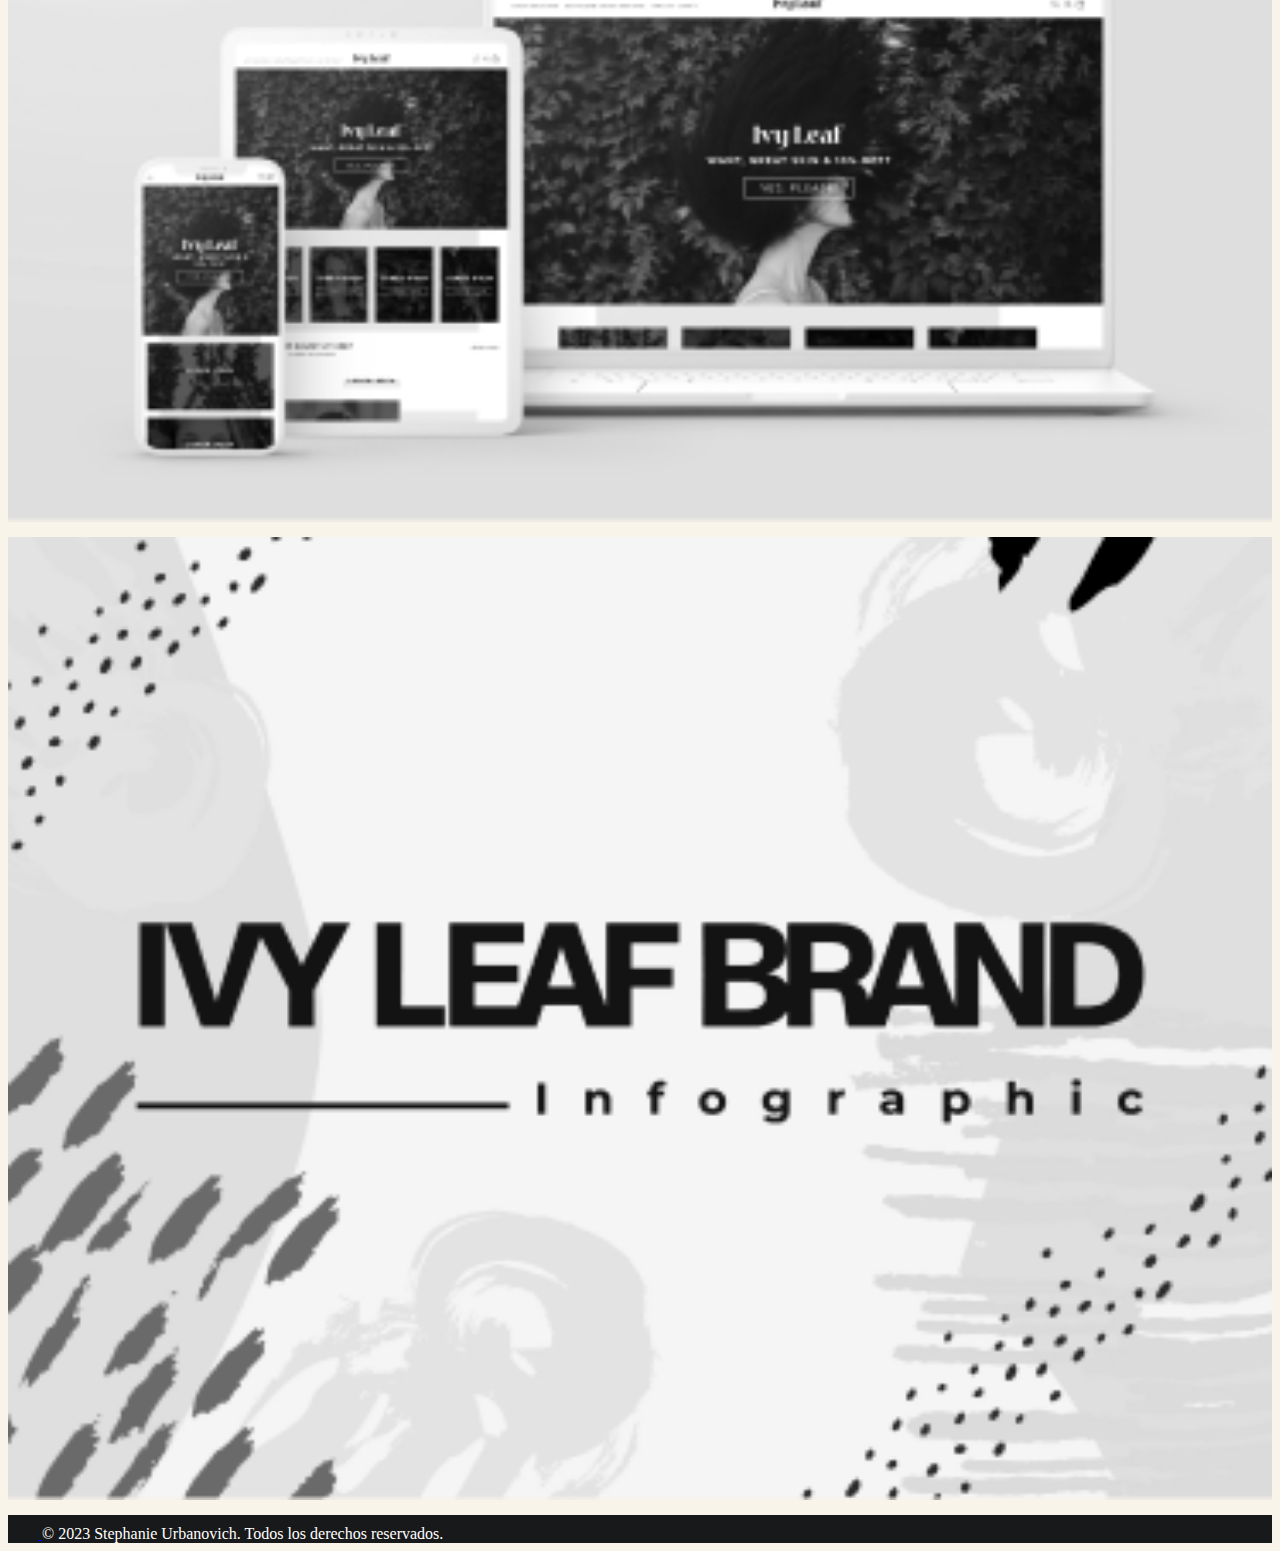
<file: pages/projects.html>
<!DOCTYPE html>
<html lang="en">

<head>
  <meta charset="UTF-8">
  <meta name="viewport" content="width=device-width, initial-scale=1.0">
  <meta name="description" content="Stephanie Urbanovich, Designer in Visual Communication focused on UX/UI design located in Buenos Aires,
  Argentina.">
  <meta name="author" content="Stephanie Urbanovich">
  <meta name="keywords" content="Stephanie Urbanovich, Designer, Visual Communication, UX/UI design, Buenos Aires, Argentina">
    <title>Projects</title>
    <!-- BS CSS -->
    <link href="https://cdn.jsdelivr.net/npm/bootstrap@5.3.1/dist/css/bootstrap.min.css" rel="stylesheet"
        integrity="sha384-4bw+/aepP/YC94hEpVNVgiZdgIC5+VKNBQNGCHeKRQN+PtmoHDEXuppvnDJzQIu9" crossorigin="anonymous">
    <!-- Mi css -->
    <link rel="stylesheet" href="../css/style.css">
    <link rel="shortcut icon" href="../img/favicon.png" type="image/x-icon">
</head>

<body class="container-fluid">

    <!-- Header -->
    <header class="navbar navbar-expand-lg">
        <div class="container-fluid">
          <a class="navbar-brand ms-5" href="index.html">
            <img class="logo" src="../img/logo completo.png" alt="Stephanie Urbanovich's logo">
          </a>
          <button class="navbar-toggler" type="button" data-bs-toggle="collapse" data-bs-target="#navbarNav"
                  aria-controls="navbarNav" aria-expanded="false" aria-label="Toggle navigation">
            <span class="navbar-toggler-icon"></span>
          </button>
          <nav class="collapse navbar-collapse me-5" id="navbarNav">
            <ul class="navbar-nav ms-auto fuentes">
              <li class="nav-item">
                <a class="nav-link" aria-current="page" href="../index.html">Home</a>
              </li>
              <li class="nav-item">
                <a class="nav-link" href="../pages/projects.html">Projects</a>
              </li>
              <li class="nav-item">
                <a class="nav-link" href="../pages/about.html">About</a>
              </li>
              <li class="nav-item">
                <a class="nav-link" href="../pages/resume.html">Resume</a>
              </li>
              <li class="nav-item">
                <a class="nav-link" href="../pages/contact.html">Contact</a>
              </li>
            </ul>
          </nav>
        </div>
      </header>

    <!-- Hero -->
    <div class="container col-xxl-8 px-4" style="padding-top: 130px; padding-bottom: 130px;">
      
            <div class="col-lg-6">
                <h1 class="display-5 fw-bold lh-1 mb-3"> Selected <span
                        class="textoResaltado">Projects</span></h1>
                <p class="parrafoHome">Welcome to our showcase of selected projects. In this gallery, we proudly present a curated collection of our most remarkable design endeavors. Each project is a testament to our passion for innovation, creativity, and thoughtful design solutions.</p>
            </div>
        </div>
    </div>

    <!-- Main -->
    <body>
        <div class="container">
          <div class="row">
            <div class="col-lg-4 col-md-6 col-sm-12">
              <a href="#" class="image-link">
                <div class="image-container">
                  <img src="../img/thumbnail 01.png" alt="Design for Autobrush brand">
                  <div class="overlay">
                    <span class="overlay-text">Case Study:<br>Autobrush</span>
                  </div>
                </div>
              </a>
            </div>
            <div class="col-lg-4 col-md-6 col-sm-12">
                <a href="#" class="image-link">
                  <div class="image-container">
                    <img src="../img/thumbnail 02.png" alt="Logo designs">
                    <div class="overlay">
                      <span class="overlay-text">Logo Folio: <br>Volumen 01</span>
                    </div>
                  </div>
                </a>
              </div>
              <div class="col-lg-4 col-md-6 col-sm-12">
                <a href="#" class="image-link">
                  <div class="image-container">
                    <img src="../img/thumbnail 03.png" alt="Design for Juliana website">
                    <div class="overlay">
                      <span class="overlay-text">Website:<br>Juliana Portfolio</span>
                    </div>
                  </div>
                </a>
              </div>
              <div class="col-lg-4 col-md-6 col-sm-12">
                <a href="#" class="image-link">
                  <div class="image-container">
                    <img src="../img/thumbnail 04.png" alt="Logo designs">
                    <div class="overlay">
                      <span class="overlay-text">Logo Folio: <br>Volumen 02</span>
                    </div>
                  </div>
                </a>
              </div>
              <div class="col-lg-4 col-md-6 col-sm-12">
                <a href="#" class="image-link">
                  <div class="image-container">
                    <img src="../img/thumbnail 05.png" alt="Logo designs">
                    <div class="overlay">
                      <span class="overlay-text">Website:<br>Dr. Monika Kiripolsky</span>
                    </div>
                  </div>
                </a>
              </div>
              <div class="col-lg-4 col-md-6 col-sm-12">
                <a href="#" class="image-link">
                  <div class="image-container">
                    <img src="../img/thumbnail 06.png" alt="Logo designs">
                    <div class="overlay">
                      <span class="overlay-text">Logo Folio: <br>Volumen 03</span>
                    </div>
                  </div>
                </a>
              </div>
              <div class="col-lg-4 col-md-6 col-sm-12">
                <a href="#" class="image-link">
                  <div class="image-container">
                    <img src="../img/thumbnail 07.png" alt="Design for Ivy Leaf brand">
                    <div class="overlay">
                      <span class="overlay-text">Case Study:<br>Ivy Leaf</span>
                    </div>
                  </div>
                </a>
              </div>
              <div class="col-lg-4 col-md-6 col-sm-12">
                <a href="#" class="image-link">
                  <div class="image-container">
                    <img src="../img/thumbnail 08.png" alt="Web Design for Ivy Leaf brand">
                    <div class="overlay">
                      <span class="overlay-text">Website:<br>Ivy Leaf</span>
                    </div>
                  </div>
                </a>
              </div>
              <div class="col-lg-4 col-md-6 col-sm-12">
                <a href="#" class="image-link">
                  <div class="image-container">
                    <img src="../img/thumbnail 09.png" alt="Design for Ivy Leaf brand">
                    <div class="overlay">
                      <span class="overlay-text">Infographic:<br>Ivy Leaf</span>
                    </div>
                  </div>
                </a>
              </div>
          </div>
        </div>
    <!-- Footer -->
    <div class="footer">
        <footer class="d-flex flex-wrap justify-content-between align-items-center py-3 my-4 ">
            <div class="col-md-5 d-flex align-items-center">
                <a href="/" class="mb-3 me-2 mb-md-0 text-body-secondary text-decoration-none lh-1">
                    <svg class="bi" width="30" height="24">
                        <use xlink:href="#bootstrap" />
                    </svg>
                </a>
                <span class="mb-3 mb-md-0 ">&copy; 2023 Stephanie Urbanovich. Todos los derechos
                    reservados.</span>
            </div>
        </footer>
    </div>


    <script src="https://cdn.jsdelivr.net/npm/bootstrap@5.3.1/dist/js/bootstrap.bundle.min.js"
        integrity="sha384-HwwvtgBNo3bZJJLYd8oVXjrBZt8cqVSpeBNS5n7C8IVInixGAoxmnlMuBnhbgrkm"
        crossorigin="anonymous"></script>
</body>

</html>
</file>
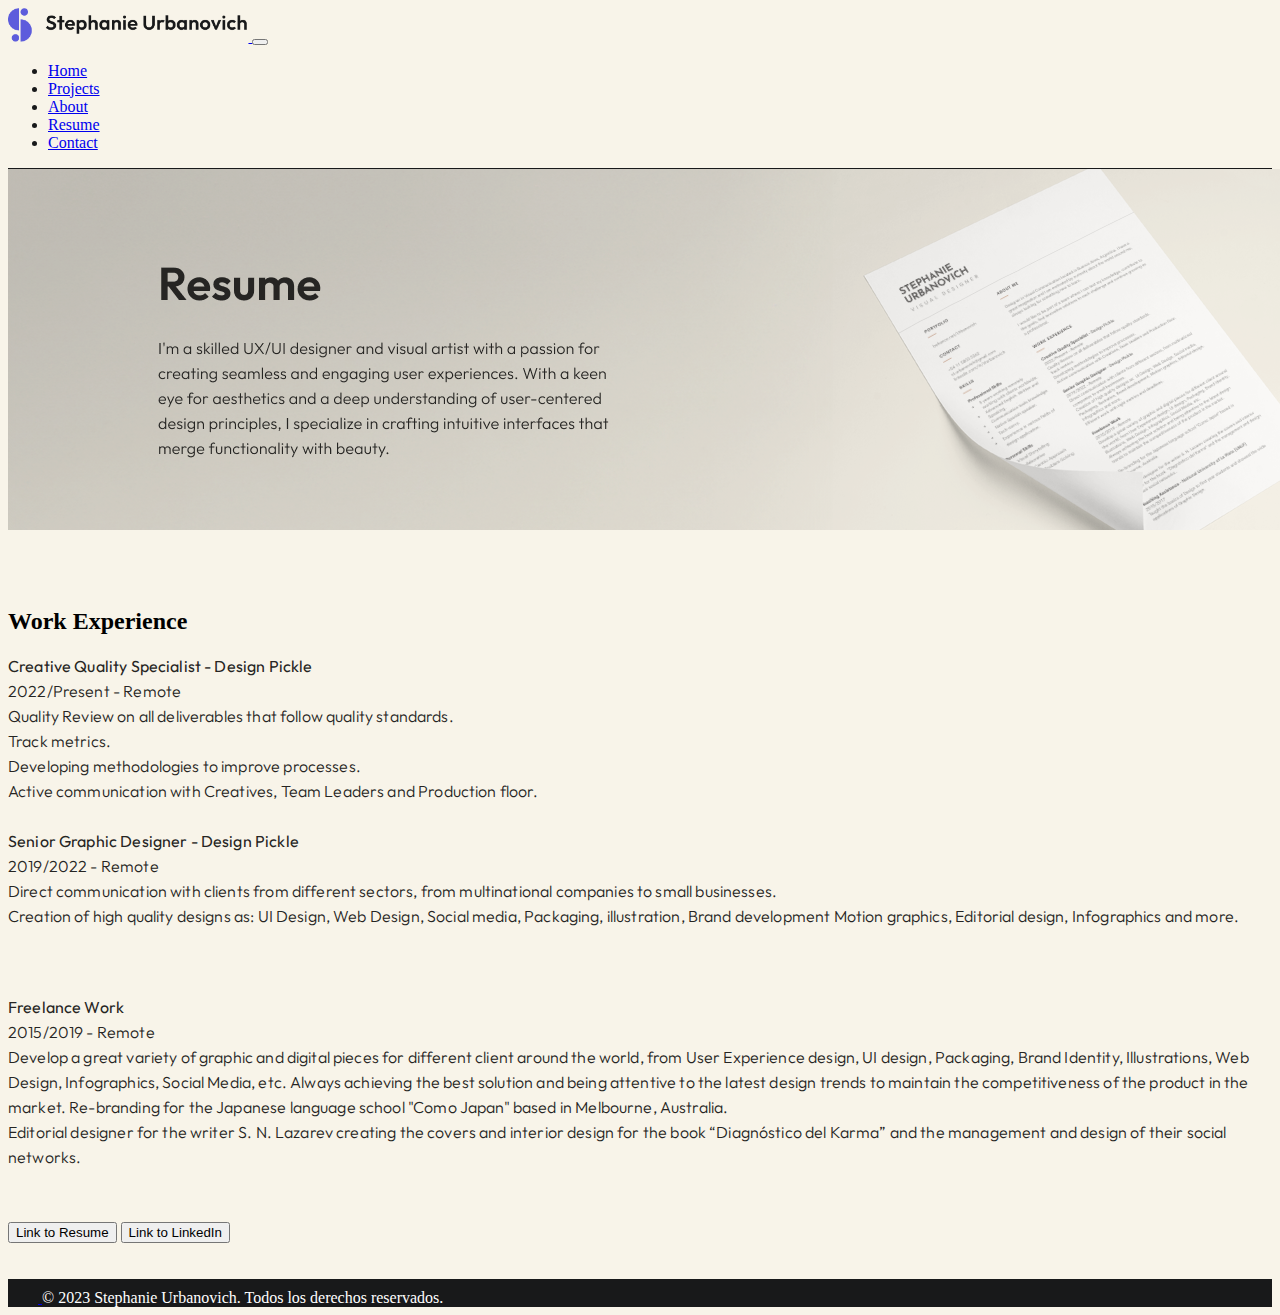
<file: pages/resume.html>
<!DOCTYPE html>
<html lang="en">

<head>
    <meta charset="UTF-8">
    <meta name="viewport" content="width=device-width, initial-scale=1.0">
    <meta name="description" content="Stephanie Urbanovich, Designer in Visual Communication focused on UX/UI design located in Buenos Aires,
    Argentina.">
    <meta name="author" content="Stephanie Urbanovich">
    <meta name="keywords" content="Stephanie Urbanovich, Designer, Visual Communication, UX/UI design, Buenos Aires, Argentina">
    <title>Resume</title>
    <!-- BS CSS -->
    <link href="https://cdn.jsdelivr.net/npm/bootstrap@5.3.1/dist/css/bootstrap.min.css" rel="stylesheet"
        integrity="sha384-4bw+/aepP/YC94hEpVNVgiZdgIC5+VKNBQNGCHeKRQN+PtmoHDEXuppvnDJzQIu9" crossorigin="anonymous">
    <!-- Mi css -->
    <link rel="stylesheet" href="../css/style.css">
    <link rel="shortcut icon" href="../img/favicon.png" type="image/x-icon">
</head>

<body class="container-fluid">

    <!-- Header -->
    <header class="navbar navbar-expand-lg">
        <div class="container-fluid">
            <a class="navbar-brand ms-5" href="index.html">
                <img class="logo" src="../img/logo completo.png" alt="Stephanie Urbanovich's logo">
            </a>
            <button class="navbar-toggler" type="button" data-bs-toggle="collapse" data-bs-target="#navbarNav"
                aria-controls="navbarNav" aria-expanded="false" aria-label="Toggle navigation">
                <span class="navbar-toggler-icon"></span>
            </button>
            <nav class="collapse navbar-collapse me-5" id="navbarNav">
                <ul class="navbar-nav ms-auto fuentes">
                    <li class="nav-item">
                        <a class="nav-link" aria-current="page" href="../index.html">Home</a>
                    </li>
                    <li class="nav-item">
                        <a class="nav-link" href="../pages/projects.html">Projects</a>
                    </li>
                    <li class="nav-item">
                        <a class="nav-link" href="../pages/about.html">About</a>
                    </li>
                    <li class="nav-item">
                        <a class="nav-link" href="../pages/resume.html">Resume</a>
                    </li>
                    <li class="nav-item">
                        <a class="nav-link" href="../pages/contact.html">Contact</a>
                    </li>
                </ul>
            </nav>
        </div>
    </header>

    <!-- Hero -->
    <div class="image-custom">
        <img src="../img/Header resume.png" class="img-fluid img-custom" alt="Description of resume">
    </div>
    <br><br><br>

    <!-- Main -->

    <div class="container">
        <div class="row">
            <div class="col-md-6">
                <h2 class="resumeTitle">Work Experience</h2>
                <p> <strong>Creative Quality Specialist - Design Pickle</strong><br>
                    2022/Present - Remote<br>
                    Quality Review on all deliverables that follow quality standards.<br>
                    Track metrics.<br>
                    Developing methodologies to improve processes.<br>
                    Active communication with Creatives, Team Leaders and Production floor.<br><br>
                    <strong>Senior Graphic Designer - Design Pickle</strong><br>
                    2019/2022 - Remote<br>
                    Direct communication with clients from different sectors, from multinational companies to small
                    businesses.<br>
                    Creation of high quality designs as: UI Design, Web Design, Social media, Packaging, illustration,
                    Brand development Motion graphics, Editorial design, Infographics and more.<br>
                </p>
            </div>
            <div class="col-md-6">
                <p> <br><br>
                    <strong>Freelance Work</strong>
                    <br>
                    2015/2019 - Remote<br>
                    Develop a great variety of graphic and digital pieces for different client around the world, from
                    User Experience design, UI design, Packaging, Brand Identity, Illustrations, Web Design,
                    Infographics, Social Media, etc. Always achieving the best solution and being attentive to the
                    latest design trends to maintain the competitiveness of the product in the market. Re-branding for
                    the Japanese language school "Como Japan" based in Melbourne, Australia.<br>
                    Editorial designer for the writer S. N. Lazarev creating the covers and interior design for the book
                    “Diagnóstico del Karma” and the management and design of their social networks. </p>
            </div>
        </div>
    </div>
    <br><br>
    <div class="d-flex justify-content-center">
        <button type="button" class="btn btn-primary btn-lg ml-3 mx-2 my-2">Link to Resume</button>
        <button type="button" class="btn btn-primary btn-lg ml-3 mx-2 my-2">Link to LinkedIn</button>
    </div>
    <br><br>
    <!-- Footer -->
    <div class="footer">
        <footer class="d-flex flex-wrap justify-content-between align-items-center py-3 my-4 ">
            <div class="col-md-5 d-flex align-items-center">
                <a href="/" class="mb-3 me-2 mb-md-0 text-body-secondary text-decoration-none lh-1">
                    <svg class="bi" width="30" height="24">
                        <use xlink:href="#bootstrap" />
                    </svg>
                </a>
                <span class="mb-3 mb-md-0 ">&copy; 2023 Stephanie Urbanovich. Todos los derechos
                    reservados.</span>
            </div>
        </footer>
    </div>


    <script src="https://cdn.jsdelivr.net/npm/bootstrap@5.3.1/dist/js/bootstrap.bundle.min.js"
        integrity="sha384-HwwvtgBNo3bZJJLYd8oVXjrBZt8cqVSpeBNS5n7C8IVInixGAoxmnlMuBnhbgrkm"
        crossorigin="anonymous"></script>
</body>

</html>
</file>
<file: css/style.css>
@import url("https://fonts.googleapis.com/css2?family=Outfit:wght@100;200;300;400;500;600;700;800;900&display=swap");
header {
  background-color: #F8F4E9;
  border-bottom: 1px solid #18191A;
}
header .textoResaltado {
  color: #5D5CDC;
}
header .fuentes {
  font-size: 16px;
  font-weight: 300;
  color: #18191A;
}
header .fuentes li a:hover {
  font-weight: bold;
}

h1 {
  color: #262523;
  font-family: Outfit;
  font-size: 95px;
  font-style: normal;
  font-weight: 600;
  line-height: 54px;
  letter-spacing: 0.15px;
}

p {
  color: #262523;
  font-family: Outfit;
  font-size: 16px;
  font-style: normal;
  font-weight: 300;
  line-height: 25px;
  letter-spacing: 0.15px;
}

.parrafoHome {
  width: 370px;
  height: 71px;
  flex-shrink: 0;
}

.image-link {
  display: block;
  text-decoration: none;
}

.image-container {
  position: relative;
  overflow: hidden;
  margin: 15px 0;
  width: 100%;
  padding-bottom: 76.2%;
}
.image-container img {
  position: absolute;
  top: 0;
  left: 0;
  width: 100%;
  height: 100%;
  transition: transform 0.3s ease;
}
.image-container .overlay {
  position: absolute;
  top: 0;
  left: 0;
  width: 100%;
  height: 100%;
  background-color: transparent;
  opacity: 0;
  transition: opacity 0.3s ease;
}
.image-container .overlay-text {
  position: absolute;
  top: 50%;
  left: 50%;
  transform: translate(-50%, -50%);
  color: #fff;
  opacity: 0;
  transition: opacity 0.3s ease;
  text-align: center;
  font-family: Outfit;
  font-size: 20px;
  font-style: normal;
  font-weight: 600;
  line-height: 25.5px;
  letter-spacing: 0.238px;
}
.image-container:hover .overlay {
  background-color: #5D5CDC;
  opacity: 0.9;
}
.image-container:hover .overlay-text {
  opacity: 1;
}

#workSection {
  background-color: #5D5CDC;
  padding: 30px 0;
}
#workSection .workContent {
  flex-shrink: 0;
  width: 410px;
}
#workSection .workContent .workTitle {
  color: #F8F4E9;
  font-family: Outfit;
  font-size: 25px;
  font-style: normal;
  font-weight: 600;
  line-height: 54px;
  letter-spacing: 0.15px;
  width: 410px;
  height: 43px;
  flex-shrink: 0;
}
#workSection .workContent .resumeTitle {
  color: #18191A;
  font-family: Outfit;
  font-size: 25px;
  font-style: normal;
  font-weight: 600;
  line-height: 54px;
  letter-spacing: 0.15px;
  width: 410px;
  height: 43px;
  flex-shrink: 0;
}
#workSection .workContent .workText {
  width: 485px;
  height: 228px;
  flex-shrink: 0;
  color: #F8F4E9;
  font-family: Outfit;
  font-size: 16px;
  font-style: normal;
  font-weight: 300;
  line-height: 25px;
  letter-spacing: 0.15px;
}
#workSection .workContent .workImage img {
  width: 358px;
  height: 203px;
}

footer {
  background-color: #18191A;
  color: white;
}
footer .container.d-flex.justify-content-between {
  max-width: 1440px;
  margin: 0 auto;
}
footer .logo {
  width: 240.458px;
  height: 33.618px;
  flex-shrink: 0;
}
footer .custom-accordion {
  background-color: #F8F4E9;
}
footer .image-custom {
  width: 100%;
  margin: 0;
  padding: 0;
  overflow: hidden;
}

@media (max-width: 768px) {
  .container.col-xxl-8.px-4.hero-section {
    padding-top: 50px;
    padding-bottom: 50px;
  }
  .container-fluid.main-section {
    padding: 30px 0;
  }
  .image-container {
    margin: 10px 0;
  }
  footer .container.d-flex.justify-content-between {
    max-width: 1440px;
    margin: 0 auto;
  }
  footer .logo {
    width: 240.458px;
    height: 33.618px;
    flex-shrink: 0;
  }
  footer .custom-accordion {
    background-color: #F8F4E9;
  }
  footer .image-custom {
    width: 100%;
    margin: 0;
    padding: 0;
    overflow: hidden;
  }
}
body {
  background-color: #F8F4E9;
}

.logo {
  width: 240.458px;
  height: 33.618px;
  flex-shrink: 0;
}

.textoResaltado {
  color: #5D5CDC;
}

/*# sourceMappingURL=style.css.map */
</file>
